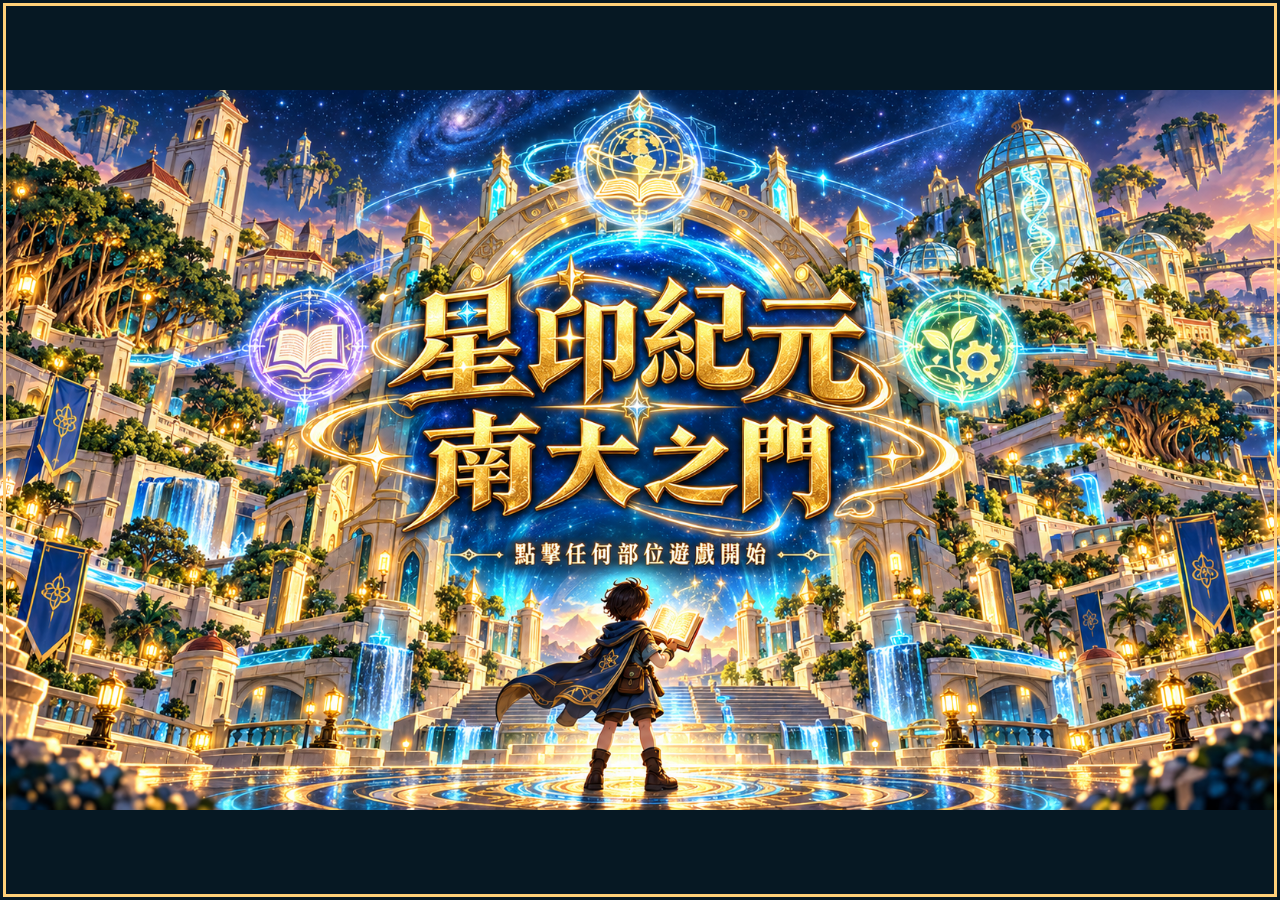
<file: index.html>
<!doctype html><html lang="zh-Hant"><head><meta charset="utf-8"><meta name="viewport" content="width=device-width,initial-scale=1"><title>星印紀元：南大之門</title><meta http-equiv="refresh" content="0;url=./大冒險地圖/index.html"></head><body><p><a href="./大冒險地圖/index.html">進入星印紀元：南大之門</a></p><script>location.replace(new URL("./大冒險地圖/index.html",location.href).href)</script></body></html>
</file>
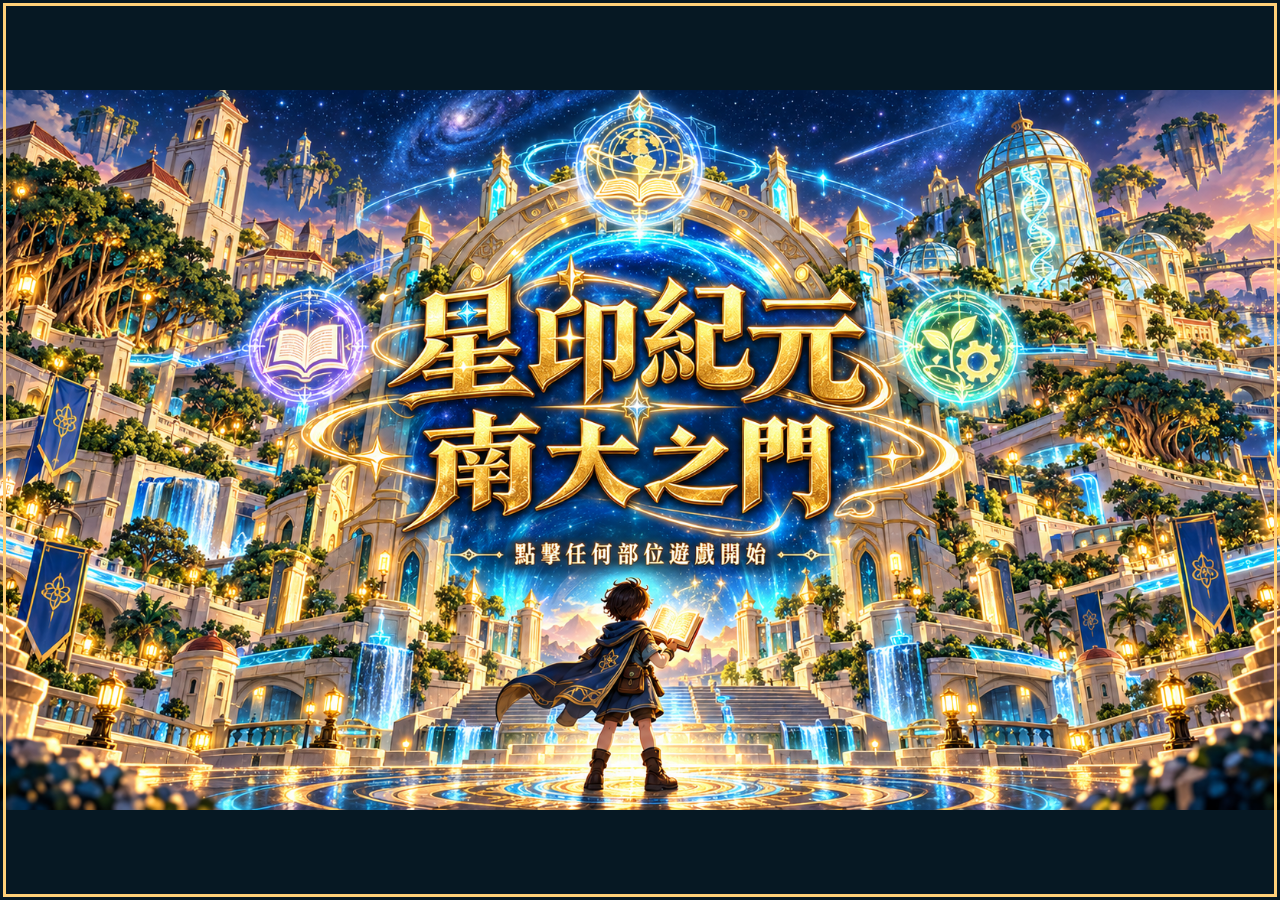
<file: 大冒險地圖/index.html>
<!doctype html>
<html lang="zh-Hant"><head><meta charset="utf-8"><meta name="viewport" content="width=device-width,initial-scale=1"><title>星印紀元：南大之門｜大冒險地圖</title>
<style>
*{box-sizing:border-box}body{margin:0;background:#071e29;color:#e9f6ed;font-family:"Microsoft JhengHei",sans-serif}button{font:inherit;cursor:pointer}button:focus-visible,[role=button]:focus-visible{outline:3px solid #ffd078;outline-offset:4px}header{max-width:1440px;margin:auto;padding:24px 30px 15px;display:flex;align-items:center;justify-content:space-between;gap:20px}h1{margin:0 0 8px;font-size:32px;letter-spacing:.12em}header p{margin:0;color:#b9d7d5;font-size:15px}.info{display:flex;gap:18px;align-items:center;white-space:nowrap}.control{border:1px solid #72b9b4;background:#153d49;color:#eaf8ee;padding:10px 16px;border-radius:10px}.stage{display:grid;place-items:center;padding:0 20px}.map{position:relative;width:min(1400px,100%,calc((100dvh - 195px)*16/9));margin:auto}.map img{display:block;width:100%;max-width:100%;max-height:calc(100dvh - 195px);object-fit:contain;border-radius:18px;box-shadow:0 15px 60px #0006}.hotspot{position:absolute;border:0;border-radius:12px;background:transparent;cursor:pointer;transition:box-shadow .2s,background .2s}.hotspot:hover{background:#a2fff01c;box-shadow:0 0 20px #8affde88,inset 0 0 15px #8affde55}.hotspot.done{box-shadow:0 0 12px #64ffab55}.check{position:absolute;right:-14px;top:-25px;width:34px;height:34px;display:grid;place-items:center;background:#087a48;border:2px solid #c6ffdf;border-radius:50%;color:white;font-weight:900;font-size:24px;box-shadow:0 3px 10px #0006}.legend{margin:18px auto;text-align:center;color:#bbd7d4;font-size:14px;padding:0 20px}dialog{border:1px solid #73bab1;border-radius:22px;background:#102f3b;color:#ecf8ef;max-width:760px;width:calc(100% - 28px);padding:28px;box-shadow:0 25px 100px #0009}dialog::backdrop{background:#00121ddb;backdrop-filter:blur(8px)}.dialogtop{display:flex;justify-content:space-between;align-items:center;gap:16px}h2{margin:0;font-size:28px}.close{padding:8px 14px}.slots{display:grid;grid-template-columns:repeat(3,1fr);gap:14px;margin:24px 0}.slot{min-height:135px;border:2px dashed #64918c;border-radius:14px;display:flex;flex-direction:column;align-items:center;justify-content:center;gap:12px;background:#061f2b;color:#d5eae1}.slot.good{border:2px solid #75dfa2;background:#12553d}.slot.over{outline:3px solid #ffd078}.slot.bad{animation:wrong .4s}.badge{padding:15px 14px;border:2px solid #dcb96e;border-radius:14px;color:#ffe4a3;background:#204c57;font-weight:bold;box-shadow:0 5px 10px #0003;touch-action:none;user-select:none}.badge.selected{outline:3px solid #ffe194}.bag{min-height:100px;display:flex;flex-wrap:wrap;align-items:center;justify-content:center;gap:12px;border-radius:14px;background:#071f2a;padding:20px}.ghost{position:fixed;pointer-events:none;z-index:1000;transform:translate(-50%,-50%);opacity:.9}#message{min-height:42px;line-height:1.6;color:#ffe5aa}#victory{text-align:center;padding:65px 20px}#victory h2{font-size:42px;color:#ffe3a0}#victory p{font-size:22px;margin:30px}#victory button{padding:14px 32px}[hidden]{display:none!important}@keyframes wrong{0%,100%{background:#061f2b}30%,70%{background:#ab343f;transform:translateX(-4px)}50%{transform:translateX(4px)}}@media(max-width:700px){header{padding:18px;align-items:flex-start;flex-direction:column;gap:12px}h1{font-size:26px}header p{font-size:13px}.info{align-self:flex-end;font-size:14px}.map{width:100%}.map img{max-height:none}.stage{padding:0 8px}.slots{gap:7px}.slot{min-height:120px}.badge{padding:13px 7px;font-size:14px}dialog{padding:20px 14px}h2{font-size:23px}.check{width:25px;height:25px;font-size:18px;top:-18px;right:-8px}}

/* 封面以繪圖模型產生的 PNG 顯示；置中完整呈現，點擊整個畫面開始。 */
#cover{position:fixed;inset:0;z-index:2000;width:100%;height:100dvh;display:grid;place-items:center;padding:0;border:0;border-radius:0;background:#061823;cursor:pointer;opacity:1;transition:opacity .65s ease;touch-action:manipulation}
#cover img{display:block;width:100%;height:100%;object-fit:contain;pointer-events:none;user-select:none}
#cover:focus-visible{outline:3px solid #ffd078;outline-offset:-6px}
body:not(.cover-seen){overflow:hidden}
body:not(.cover-seen) #adventureApp{visibility:hidden}
body.cover-seen #cover:not(.exiting){display:none}
#cover.exiting{opacity:0;pointer-events:none}
@media(prefers-reduced-motion:reduce){#cover{transition:none}}
</style><style>.music-panel{display:inline-flex;align-items:center;gap:9px;padding:6px 9px;border:1px solid #6d9998;border-radius:10px;background:#102f3b;color:#ecf8ef;font:13px 'Microsoft JhengHei',sans-serif}.music-panel button{font:inherit;border:0;border-radius:6px;background:#24505d;color:#fff1c8;padding:7px 10px;min-width:90px;cursor:pointer}.music-panel input{width:72px;accent-color:#e4c482;cursor:pointer}.music-panel label{display:flex;align-items:center;gap:6px}.music-panel button:focus-visible,.music-panel input:focus-visible{outline:3px solid #ffd078;outline-offset:2px}.info{flex-wrap:wrap;justify-content:flex-end;white-space:normal}@media(max-width:700px){.music-panel{font-size:12px}.music-panel input{width:62px}}</style></head><body>
<script>try{if(sessionStorage.getItem('adventure_cover_seen')==='true')document.body.classList.add('cover-seen')}catch(e){}</script>
<button id="cover" type="button" aria-label="星印紀元：南大之門。點擊任何部位遊戲開始，或按 Enter、空白鍵。"><img src="cover.png" alt="星印紀元：南大之門，點擊任何部位遊戲開始" fetchpriority="high" draggable="false"></button>
<div id="adventureApp">
<header><div><h1>大冒險地圖</h1><p>完成 3 個關卡，拿到 3 個憑證解開大門</p></div><div class="info"><strong id="count">持有 0 / 3</strong><button class="control" id="reset">🔄 清除進度</button><div class="music-panel" role="group" aria-label="背景音樂控制"><button type="button" id="musicToggle" aria-pressed="false">播放音樂</button><label for="musicVolume">音量 <input id="musicVolume" type="range" min="0" max="100" step="1" value="22" aria-label="背景音樂音量"></label></div></div></header>
<main id="mapScreen"><div class="stage"><div class="map"><img src="map-bg.png" alt="科技校園冒險地圖：語詞光譜館、四學創研所、勇者試煉場與中央終極之門" width="1920" height="1080" id="mapImage">
<div class="hotspot" id="level0" role="button" tabindex="0" style="left:9%;top:25%;width:23%;height:8%" aria-label="能指配對，未完成"></div>
<div class="hotspot" id="level1" role="button" tabindex="0" style="left:64%;top:24.5%;width:24%;height:8%" aria-label="四學填空，未完成"></div>
<div class="hotspot" id="level2" role="button" tabindex="0" style="left:68%;top:76%;width:25%;height:8.5%" aria-label="打怪 RPG，未完成"></div>
<div class="hotspot" id="gate" role="button" tabindex="0" style="left:39%;top:51%;width:22%;height:8%" aria-label="通關大門，隨時可以開啟"></div>
</div></div><p class="legend">點選地圖上的名牌開始挑戰。中央大門隨時開放試放憑證，集齊三印即可解鎖。</p></main>
<section id="victory" hidden><h2>🏆 冒險完成！</h2><p>三印齊聚，知識之門已為你開啟。</p><p>總冒險時長：<strong id="duration"></strong></p><button class="control" id="again">再次冒險</button></section>
<dialog id="door" aria-labelledby="doorTitle"><div class="dialogtop"><h2 id="doorTitle">通關大門</h2><button class="control close" id="close">關閉</button></div><p>將憑證拖入對應凹槽，也可先點憑證，再點凹槽。</p><div class="slots"><button class="slot" data-slot="0"><strong>語詞</strong><span>放入能指之印</span></button><button class="slot" data-slot="1"><strong>造句</strong><span>放入四學之印</span></button><button class="slot" data-slot="2"><strong>勇者</strong><span>放入勇者之印</span></button></div><h3>冒險背包</h3><div class="bag" id="bag"></div><p id="message" role="status" aria-live="polite"></p></dialog>
</div>
<script>
'use strict';
const KEYS=['cert_dynasty','cert_idiom','cert_warrior'],NAMES=['能指之印','四學之印','勇者之印'],GAMES=['能指配對','四學填空','打怪 RPG'],PATHS=['../示範1_能指配對/index.html','../示範2_四學填空/index.html','../示範3_打怪RPG/index.html'];
const $=s=>document.querySelector(s);
const cover=$('#cover'),app=$('#adventureApp');let coverStarted=document.body.classList.contains('cover-seen');app.inert=!coverStarted;
if(coverStarted)cover.hidden=true;else cover.focus({preventScroll:true});
function enterAdventure(){if(coverStarted)return;coverStarted=true;try{sessionStorage.setItem('adventure_cover_seen','true')}catch(e){}cover.classList.add('exiting');document.body.classList.add('cover-seen');app.inert=false;const finishCover=()=>{cover.hidden=true;cover.classList.remove('exiting');$('#level0').focus({preventScroll:true})};if(matchMedia('(prefers-reduced-motion: reduce)').matches)finishCover();else setTimeout(finishCover,700)}
cover.addEventListener('click',enterAdventure);
let storageOK=true;const memory={};function read(k){try{return localStorage.getItem(k)}catch(e){storageOK=false;return memory[k]??null}}function write(k,v){memory[k]=String(v);try{localStorage.setItem(k,String(v))}catch(e){storageOK=false}}
let start=Number(read('adventure_start'));if(!Number.isFinite(start)||start<=0||start>Date.now()){start=Date.now();write('adventure_start',start)}
window.adventureMusicParams=location.search;const params=new URLSearchParams(location.search);if(params.get('run')===String(start))KEYS.forEach(k=>{if(params.get(k)==='1')write(k,'true')});if(location.search)history.replaceState(null,'',location.pathname);
let held=[],placed=new Set(),selected=null,drag=null,suppress=0;
function refresh(){held=KEYS.map(k=>{const v=read(k);return v!==null&&!['','0','false','null','undefined'].includes(v)});$('#count').textContent=`持有 ${held.filter(Boolean).length} / 3`;held.forEach((yes,i)=>{const el=$('#level'+i);el.classList.toggle('done',yes);el.setAttribute('aria-label',`${GAMES[i]}，${yes?'已完成 ✓':'未完成'}`);el.title=el.getAttribute('aria-label');el.querySelector('.check')?.remove();if(yes)el.insertAdjacentHTML('beforeend','<span class="check" aria-hidden="true">✓</span>')})}
function activate(el,fn){el.onclick=fn;el.onkeydown=e=>{if(e.key==='Enter'||e.key===' '){e.preventDefault();fn()}}}PATHS.forEach((p,i)=>activate($('#level'+i),()=>location.href=window.adventureMusicLink(p+'?run='+start)));
function drawBag(){const bag=$('#bag');bag.replaceChildren();held.forEach((yes,i)=>{if(!yes||placed.has(i))return;const b=document.createElement('button');b.className='badge';b.textContent=NAMES[i];b.dataset.cert=i;b.draggable=true;b.setAttribute('aria-pressed',String(selected===i));b.classList.toggle('selected',selected===i);bag.append(b)});if(!bag.childElementCount)bag.textContent=placed.size?'已持有的憑證都已放入凹槽。':'背包還沒有憑證，先去挑戰關卡吧！'}
function openDoor(){refresh();placed=new Set();selected=null;document.querySelectorAll('.slot').forEach((el,i)=>{el.className='slot';el.innerHTML=`<strong>${['語詞','造句','勇者'][i]}</strong><span>放入${NAMES[i]}</span>`});drawBag();$('#message').textContent=storageOK?'可以先試放目前持有的憑證；三印全部對位才會開門。':'瀏覽器停用了儲存功能，請允許本機儲存後重新開啟。';$('#door').showModal()}
activate($('#gate'),openDoor);$('#close').onclick=()=>$('#door').close();
function place(i,j){if(!Number.isInteger(i)||!held[i]||placed.has(i)||placed.has(j))return;const slot=$(`[data-slot="${j}"]`);selected=null;if(i!==j){slot.classList.remove('bad');void slot.offsetWidth;slot.classList.add('bad');$('#message').textContent='凹槽不相符，憑證已退回背包。';drawBag();return}placed.add(i);slot.className='slot good';slot.innerHTML=`<strong>${['語詞','造句','勇者'][j]}</strong><span>${NAMES[i]} ✓</span>`;drawBag();$('#message').textContent=`成功放入${NAMES[i]}！已對位 ${placed.size} / 3。`;if(placed.size===3){$('#door').close();$('#mapScreen').hidden=true;$('#victory').hidden=false;const seconds=Math.max(0,Math.floor((Date.now()-start)/1000));$('#duration').textContent=`${String(Math.floor(seconds/60)).padStart(2,'0')} 分 ${String(seconds%60).padStart(2,'0')} 秒`;$('#again').focus()}}
$('#bag').addEventListener('click',e=>{if(Date.now()<suppress)return;const b=e.target.closest('[data-cert]');if(b){selected=Number(b.dataset.cert);drawBag();$('#message').textContent=`已選${NAMES[selected]}，請點對應凹槽。`}});
document.querySelectorAll('.slot').forEach(slot=>{slot.onclick=()=>{if(selected!==null)place(selected,Number(slot.dataset.slot))};slot.ondragover=e=>{e.preventDefault();e.dataTransfer.dropEffect='move';slot.classList.add('over')};slot.ondragleave=()=>slot.classList.remove('over');slot.ondrop=e=>{e.preventDefault();slot.classList.remove('over');const raw=e.dataTransfer.getData('text/plain');if(raw!=='')place(Number(raw),Number(slot.dataset.slot))}});
$('#bag').addEventListener('dragstart',e=>{const b=e.target.closest('[data-cert]');if(b){e.dataTransfer.setData('text/plain',b.dataset.cert);e.dataTransfer.effectAllowed='move'}});
$('#bag').addEventListener('pointerdown',e=>{if(e.pointerType==='mouse')return;const b=e.target.closest('[data-cert]');if(!b)return;drag={id:e.pointerId,i:Number(b.dataset.cert),x:e.clientX,y:e.clientY,source:b,ghost:null};b.setPointerCapture(e.pointerId)});
document.addEventListener('pointermove',e=>{if(!drag||drag.id!==e.pointerId)return;if(!drag.ghost&&Math.hypot(e.clientX-drag.x,e.clientY-drag.y)>7){drag.ghost=drag.source.cloneNode(true);drag.ghost.classList.add('ghost');drag.ghost.removeAttribute('data-cert');document.body.append(drag.ghost)}if(drag.ghost){e.preventDefault();drag.ghost.style.left=e.clientX+'px';drag.ghost.style.top=e.clientY+'px';document.querySelectorAll('.slot').forEach(s=>s.classList.remove('over'));document.elementFromPoint(e.clientX,e.clientY)?.closest('.slot')?.classList.add('over')}},{passive:false});
function cleanDrag(){drag?.ghost?.remove();drag=null;document.querySelectorAll('.slot').forEach(s=>s.classList.remove('over'))}document.addEventListener('pointerup',e=>{if(!drag||drag.id!==e.pointerId)return;const d=drag,target=document.elementFromPoint(e.clientX,e.clientY)?.closest('.slot');cleanDrag();if(d.ghost){suppress=Date.now()+500;if(target)place(d.i,Number(target.dataset.slot))}});document.addEventListener('pointercancel',cleanDrag);$('#door').addEventListener('close',cleanDrag);window.addEventListener('blur',cleanDrag);
function reset(){window.adventureMusicReset=true;document.getElementById('adventureMusic').pause();try{localStorage.clear()}catch(e){}try{sessionStorage.clear()}catch(e){}Object.keys(memory).forEach(k=>delete memory[k]);location.replace(location.pathname)}$('#reset').onclick=()=>{if(confirm('清除憑證與冒險計時，重新開始？'))reset()};$('#again').onclick=reset;window.addEventListener('pageshow',refresh);window.addEventListener('storage',refresh);refresh();
</script><audio id="adventureMusic" src="audio/stellar-journey.wav" loop preload="auto" aria-label="星印航行，原創科技冒險配樂"></audio>
<script>
(()=>{'use strict';const audio=document.getElementById('adventureMusic'),toggle=document.getElementById('musicToggle'),slider=document.getElementById('musicVolume');const query=new URLSearchParams(window.adventureMusicParams||location.search),storeKey='stellar_music_preferences';let pref={enabled:true,volume:.22,time:0};try{Object.assign(pref,JSON.parse(sessionStorage.getItem(storeKey)||'{}'))}catch(e){}if(query.has('bgmMuted'))pref.enabled=query.get('bgmMuted')!=='1';if(query.has('bgmVolume'))pref.volume=Number(query.get('bgmVolume'));if(query.has('bgmTime'))pref.time=Number(query.get('bgmTime'));pref.volume=Number.isFinite(pref.volume)?Math.max(0,Math.min(1,pref.volume)):.22;pref.time=Number.isFinite(pref.time)?Math.max(0,pref.time):0;audio.volume=pref.volume;slider.value=Math.round(pref.volume*100);let requesting=false;
function save(){if(window.adventureMusicReset)return;try{sessionStorage.setItem(storeKey,JSON.stringify({enabled:pref.enabled,volume:audio.volume,time:audio.currentTime||pref.time}))}catch(e){}}
function update(){toggle.textContent=!pref.enabled?'音樂：關閉':audio.paused?'播放音樂':'音樂：開啟';toggle.setAttribute('aria-pressed',String(pref.enabled&&!audio.paused));slider.setAttribute('aria-valuetext',Math.round(audio.volume*100)+'%')}
async function play(){if(!pref.enabled||document.hidden||requesting)return;requesting=true;try{await audio.play()}catch(e){/* 瀏覽器需使用者點擊後才能播放，保留播放按鈕供操作。 */}finally{requesting=false;update()}}
toggle.addEventListener('click',()=>{if(pref.enabled&&!audio.paused){pref.enabled=false;audio.pause()}else{pref.enabled=true;play()}save();update()});slider.addEventListener('input',()=>{audio.volume=Number(slider.value)/100;save();update();if(pref.enabled&&audio.volume>0)play()});
audio.addEventListener('loadedmetadata',()=>{if(audio.duration>0)audio.currentTime=pref.time%audio.duration;if(!document.getElementById('cover')||document.body.classList.contains('cover-seen'))play()});audio.addEventListener('play',update);audio.addEventListener('pause',update);audio.addEventListener('error',()=>{toggle.textContent='音樂載入失敗';toggle.title='請確認 audio/stellar-journey.wav 與遊戲資料夾一起保留。'});
window.adventureMusicLink=function(href){const u=new URL(href,location.href);u.searchParams.set('bgmMuted',pref.enabled?'0':'1');u.searchParams.set('bgmVolume',audio.volume.toFixed(2));u.searchParams.set('bgmTime',(audio.currentTime||pref.time).toFixed(2));save();return u.href};
document.addEventListener('click',e=>{const back=e.target.closest('#adventureMapReturn');if(back)back.href=window.adventureMusicLink(back.href);if(!e.target.closest('.music-panel'))play()},true);
// 大地圖會先移除憑證查詢字串，原始音樂參數由頁首暫存讀回。
window.addEventListener('pagehide',()=>{if(!window.adventureMusicReset)save();audio.pause()});document.addEventListener('visibilitychange',()=>{if(document.hidden){save();audio.pause()}else if(!document.getElementById('cover')||document.body.classList.contains('cover-seen'))play()});update();
})();
</script></body></html>
</file>
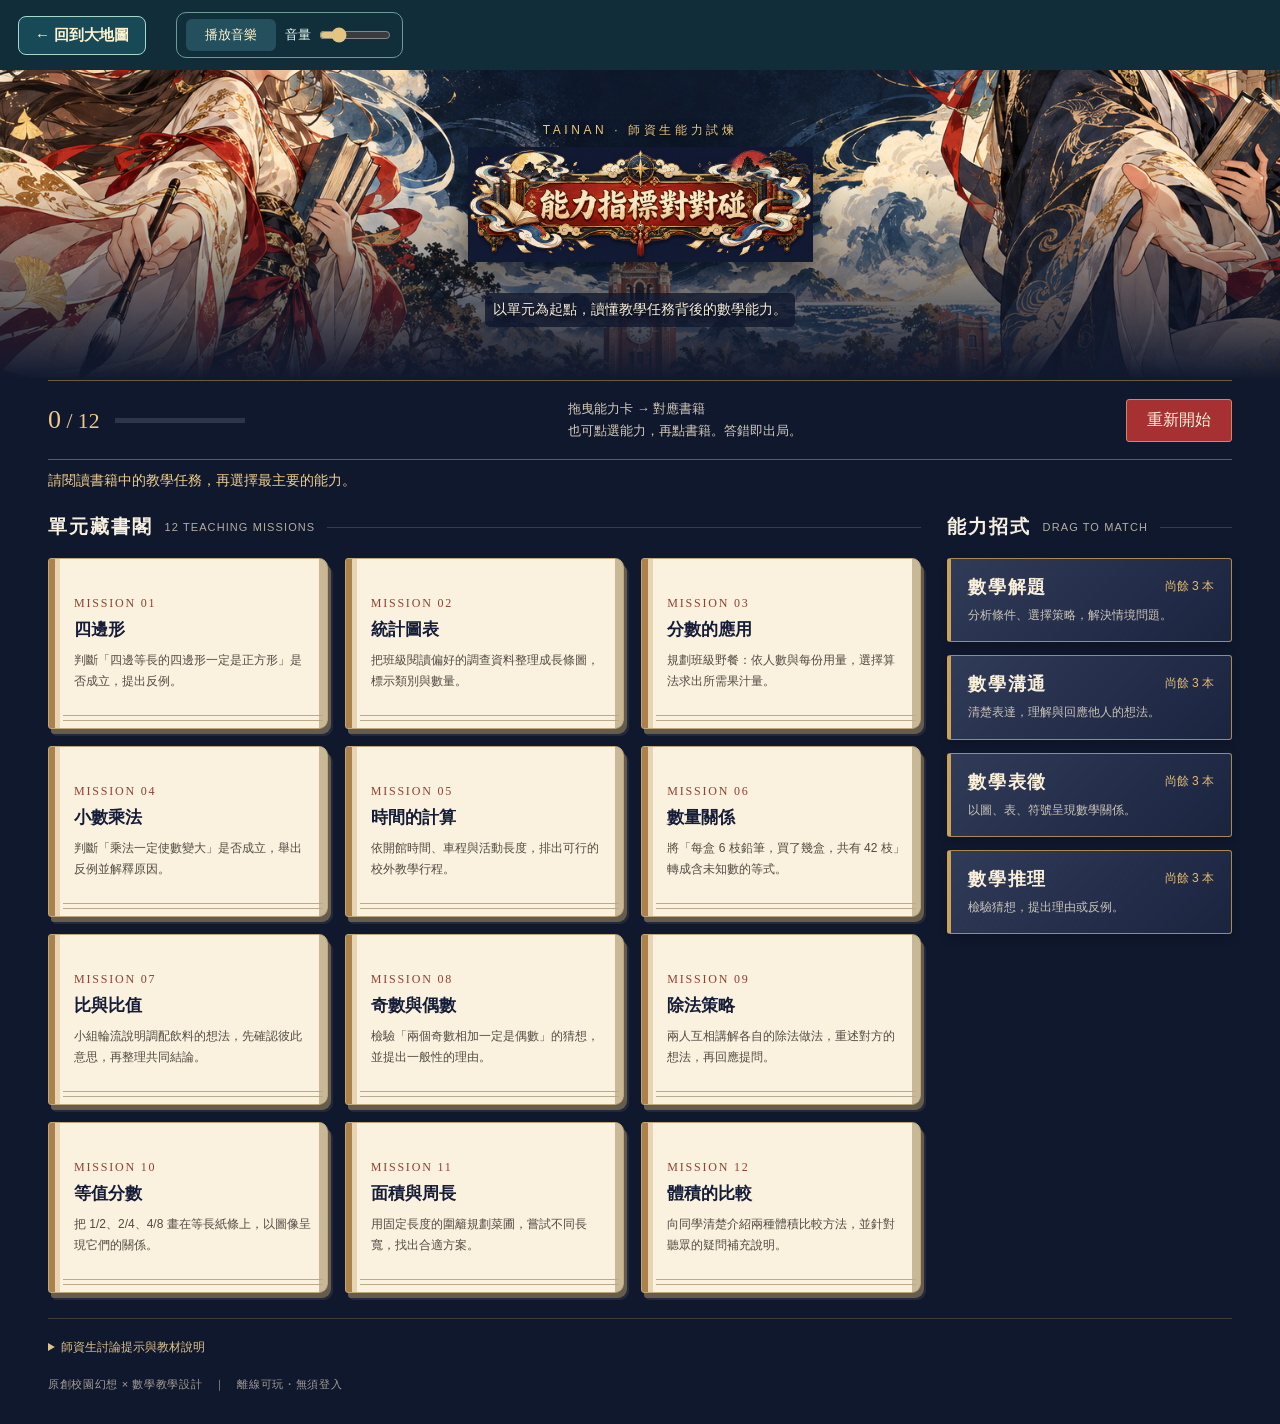
<file: 示範1_能指配對/index.html>
<!doctype html>
<html lang="zh-Hant"><head><meta charset="utf-8"><meta name="viewport" content="width=device-width,initial-scale=1"><title>能力指標對對碰｜師資生試煉</title>
<style>
:root{--ink:#141c38;--red:#a63032;--gold:#caa35b;--paper:#f7efdf}*{box-sizing:border-box}body{margin:0;background:#10182e;color:var(--paper);font-family:"Microsoft JhengHei",sans-serif}button{font:inherit;cursor:pointer}button:focus-visible,summary:focus-visible{outline:3px solid #f5bd59;outline-offset:4px}.hero{position:relative;min-height:310px;display:grid;place-items:center;text-align:center;background:linear-gradient(0deg,#10182e,transparent 65%),url('assets/images/campus.png') center 45%/cover}.hero-inner{padding:28px 20px 16px;position:relative;width:min(750px,90%)}.eyebrow{letter-spacing:.3em;font-size:12px;color:#f1cb82;text-shadow:0 2px 6px #000}.title-art{width:min(570px,100%);height:115px;object-fit:contain;filter:drop-shadow(0 8px 15px #0008)}h1{font-size:36px;margin:8px 0}.hero p{font-size:14px;text-shadow:0 2px 5px #000;background:#10182ec9;padding:8px;border-radius:5px;display:inline-block}.wrap{max-width:1240px;margin:auto;padding:0 28px 32px}.toolbar{display:flex;align-items:center;justify-content:space-between;gap:18px;border-top:1px solid #bc975a88;border-bottom:1px solid #bc975a88;padding:17px 0}.progress{display:flex;align-items:center;gap:15px}.count{white-space:nowrap;font-size:26px;color:#efc985;font-family:Georgia,serif}.track{width:130px;height:5px;background:#ffffff20}.track span{display:block;height:100%;background:#edc477;transition:width .3s}.restart{background:var(--red);color:#fff4dc;border:1px solid #d38662;padding:10px 20px;border-radius:3px}.hint{font-size:13px;color:#d3c8b6;line-height:1.7}#status{min-height:40px;padding:12px 0 5px;color:#f1cd87;font-size:14px}.board{display:grid;grid-template-columns:minmax(0,1fr) 285px;gap:26px}.section-title{display:flex;align-items:center;gap:12px;margin:14px 0 18px}.section-title b{font-size:19px;letter-spacing:.1em}.section-title small{font-size:11px;color:#b6ac9d;letter-spacing:.1em}.section-title:after{content:"";height:1px;background:#b69b6544;flex:1}.books{display:grid;grid-template-columns:repeat(3,minmax(0,1fr));gap:17px}.book{position:relative;min-height:171px;text-align:left;color:var(--ink);border:1px solid #bfa77a;border-radius:3px 9px 9px 3px;padding:17px 15px 20px 25px;background:linear-gradient(90deg,#ad824a 0 6px,#e6d5b4 6px 11px,#faf1df 11px 97%,#c8b895 97%);box-shadow:3px 5px 0 #665c4b,5px 7px 0 #24283b;transition:transform .15s,box-shadow .15s}.book:after{content:"";position:absolute;bottom:7px;left:14px;right:4px;height:4px;border-top:1px solid #baaa8a;border-bottom:1px solid #baaa8a}.book:hover:not(:disabled),.book.over{transform:translateY(-4px);box-shadow:0 0 0 3px var(--gold),4px 8px 0 #24283b}.book .num{font-family:Georgia,serif;font-size:12px;letter-spacing:.15em;color:#8f422f}.book h3{font-size:17px;margin:7px 0 9px}.book p{font-size:12px;line-height:1.7;margin:0;color:#514b43}.book.matched{background:linear-gradient(90deg,#7c754e 0 8px,#e6ead8 8px 97%,#b3bda3 97%);cursor:default}.stamp{position:absolute;right:8px;top:10px;color:#a32d30;border:3px double #a32d30;padding:3px 7px;transform:rotate(-16deg);font-size:22px;font-weight:900;animation:stamp .3s ease-out}.matched-label{display:block;font-size:11px;color:#35614e;margin-top:7px;font-weight:bold}.abilities{display:grid;gap:13px;position:sticky;top:16px}.ability{touch-action:none;user-select:none;text-align:left;position:relative;color:#faefd8;padding:16px 17px;background:linear-gradient(135deg,#303b58,#1b243f);border:1px solid #aa8a52;border-left:4px solid var(--gold);border-radius:3px;box-shadow:0 4px 10px #0003}.ability strong{font-size:18px;display:block;letter-spacing:.1em}.ability small{display:block;color:#ccc5b8;font-size:12px;line-height:1.6;margin-top:7px}.ability .remaining{float:right;color:#e7bd73;font-size:12px;margin-top:3px}.ability.selected{outline:3px solid #efc575;background:#4a3a3e}.ability:disabled{opacity:.4;cursor:default}.drag-ghost{position:fixed;z-index:100;pointer-events:none;padding:14px 20px;background:#a63032;color:#fff3dc;border:2px solid #ebc779;border-radius:4px;box-shadow:0 10px 25px #0008;transform:translate(-50%,-50%) rotate(-4deg)}details{margin-top:25px;border-top:1px solid #ad915250;padding-top:17px;font-size:12px;color:#c6bdad;line-height:1.9}summary{cursor:pointer;color:#e0c28a}footer{font-size:11px;color:#a49e94;margin-top:18px;letter-spacing:.06em}dialog{color:var(--ink);border:2px solid var(--gold);border-radius:8px;max-width:520px;width:calc(100% - 32px);padding:34px;background:#f7efdf;text-align:center;box-shadow:0 15px 80px #000a}dialog::backdrop{background:#080e20d9;backdrop-filter:blur(6px)}dialog h2{font-size:30px;margin:12px 0;color:#942d32}dialog p{line-height:1.9;font-size:15px}.result-mark{font-family:Georgia,serif;letter-spacing:.16em;color:#a77730;font-size:18px}.result-art{height:110px;width:100%;object-fit:cover;object-position:center 43%;border-radius:3px}.shake{animation:shake .3s}@keyframes stamp{from{transform:scale(2) rotate(-30deg);opacity:0}to{transform:scale(1) rotate(-16deg);opacity:1}}@keyframes shake{25%,75%{transform:translateX(-7px)}50%{transform:translateX(7px)}}@media(min-width:1500px){.hero{min-height:360px}}@media(max-width:850px){.wrap{padding:0 17px 25px}.board{grid-template-columns:1fr 235px;gap:17px}.books{grid-template-columns:repeat(2,minmax(0,1fr))}.hero{min-height:270px}}@media(max-width:600px){.hero{min-height:235px;background-position:center}.hero-inner{width:96%;padding-top:22px}.title-art{height:90px}.hero p{font-size:12px}.toolbar{gap:8px}.hint{font-size:11px}.track{width:62px}.count{font-size:21px}.restart{padding:9px 11px;font-size:12px}.board{display:flex;flex-direction:column-reverse;gap:5px}.ability-panel{position:sticky;top:0;z-index:4;background:#10182ef5;padding:1px 0 12px;box-shadow:0 7px 15px #10182e}.abilities{grid-template-columns:1fr 1fr;gap:8px}.ability{padding:10px;border-left-width:3px}.ability strong{font-size:14px}.ability small{font-size:10px;margin-top:3px}.ability .remaining{font-size:10px}.section-title{margin:11px 0}.section-title b{font-size:16px}.books{gap:13px}.book{padding:14px 11px 18px 20px;min-height:178px}.book h3{font-size:15px}.book p{font-size:12px}.stamp{font-size:18px}.section-title small{font-size:9px}#status{font-size:12px}}
</style><style>.music-panel{display:inline-flex;align-items:center;gap:9px;padding:6px 9px;border:1px solid #6d9998;border-radius:10px;background:#102f3b;color:#ecf8ef;font:13px 'Microsoft JhengHei',sans-serif}.music-panel button{font:inherit;border:0;border-radius:6px;background:#24505d;color:#fff1c8;padding:7px 10px;min-width:90px;cursor:pointer}.music-panel input{width:72px;accent-color:#e4c482;cursor:pointer}.music-panel label{display:flex;align-items:center;gap:6px}.music-panel button:focus-visible,.music-panel input:focus-visible{outline:3px solid #ffd078;outline-offset:2px}.info{flex-wrap:wrap;justify-content:flex-end;white-space:normal}@media(max-width:700px){.music-panel{font-size:12px}.music-panel input{width:62px}}</style></head><body><nav aria-label="冒險地圖導覽" style="position:relative;z-index:10;padding:12px 18px;background:#102d39;display:flex;align-items:center;gap:15px;flex-wrap:wrap"><a id="adventureMapReturn" href="../大冒險地圖/index.html" style="display:inline-block;padding:9px 16px;border:1px solid #a7d8ca;border-radius:8px;background:#174956;color:#fff4cf;text-decoration:none;font:700 15px 'Microsoft JhengHei',sans-serif">← 回到大地圖</a><span id="adventureAward" role="status" style="color:#c1f2d4;font:14px 'Microsoft JhengHei',sans-serif"></span><div class="music-panel" role="group" aria-label="背景音樂控制"><button type="button" id="musicToggle" aria-pressed="false">播放音樂</button><label for="musicVolume">音量 <input id="musicVolume" type="range" min="0" max="100" step="1" value="22" aria-label="背景音樂音量"></label></div></nav>
<header class="hero"><div class="hero-inner"><div class="eyebrow">TAINAN · 師資生能力試煉</div><h1><img class="title-art" src="assets/images/title.png" alt="能力指標對對碰"></h1><p>以單元為起點，讀懂教學任務背後的數學能力。</p></div></header>
<main class="wrap"><div class="toolbar"><div class="progress"><span class="count"><span id="score">0</span><small> / 12</small></span><div class="track" aria-hidden="true"><span id="bar" style="width:0"></span></div></div><span class="hint">拖曳能力卡 → 對應書籍<br>也可點選能力，再點書籍。答錯即出局。</span><button class="restart" id="restart">重新開始</button></div>
<div id="status" role="status" aria-live="polite">請閱讀書籍中的教學任務，再選擇最主要的能力。</div>
<div class="board"><section><div class="section-title"><b>單元藏書閣</b><small>12 TEACHING MISSIONS</small></div><div id="books" class="books"></div></section><aside class="ability-panel"><div class="section-title"><b>能力招式</b><small>DRAG TO MATCH</small></div><div id="abilities" class="abilities"></div></aside></div>
<details><summary>師資生討論提示與教材說明</summary><p>本遊戲以「解題、推理、表徵、溝通」作為自訂教學能力分類，並非正式課綱條目或代碼。每類各有 3 個單元任務；配對依據是任務所強調的主要表現，並非認定一個單元只能培養一種能力。題材取自國小數學常見內容，供師資生分析教學使用。</p><p>討論：若把任務要求改成「請說明理由」，主要能力會改變嗎？如何蒐集學生實際展現能力的證據？校園與六朝服飾為藝術化想像，非歷史或建築考據圖。</p></details><footer>原創校園幻想 × 數學教學設計　｜　離線可玩・無須登入</footer></main>
<dialog id="result" aria-labelledby="resultTitle"><img class="result-art" src="assets/images/campus.png" alt="原創六朝風學者與臺南校園幻想插圖"><div class="result-mark" id="resultMark"></div><h2 id="resultTitle"></h2><p id="resultText"></p><button class="restart" id="again">重新挑戰</button></dialog>
<script>
'use strict';
const abilities=[{id:'solve',name:'數學解題',desc:'分析條件、選擇策略，解決情境問題。'},{id:'reason',name:'數學推理',desc:'檢驗猜想，提出理由或反例。'},{id:'represent',name:'數學表徵',desc:'以圖、表、符號呈現數學關係。'},{id:'communicate',name:'數學溝通',desc:'清楚表達，理解與回應他人的想法。'}];
const units=[
{title:'分數的應用',task:'規劃班級野餐：依人數與每份用量，選擇算法求出所需果汁量。',answer:'solve',why:'重點是根據情境條件選擇策略，求得所需用量。'},
{title:'面積與周長',task:'用固定長度的圍籬規劃菜圃，嘗試不同長寬，找出合適方案。',answer:'solve',why:'重點是利用已知條件，嘗試並選擇可行方案。'},
{title:'時間的計算',task:'依開館時間、車程與活動長度，排出可行的校外教學行程。',answer:'solve',why:'重點是整合時間限制，解決實際安排問題。'},
{title:'奇數與偶數',task:'檢驗「兩個奇數相加一定是偶數」的猜想，並提出一般性的理由。',answer:'reason',why:'重點是檢驗猜想並說明為何對所有奇數都成立。'},
{title:'四邊形',task:'判斷「四邊等長的四邊形一定是正方形」是否成立，提出反例。',answer:'reason',why:'重點是透過反例檢驗命題；非直角的菱形即可作為反例。'},
{title:'小數乘法',task:'判斷「乘法一定使數變大」是否成立，舉出反例並解釋原因。',answer:'reason',why:'重點是反例與理由，例如正數乘以 0.5 會變小。'},
{title:'等值分數',task:'把 1/2、2/4、4/8 畫在等長紙條上，以圖像呈現它們的關係。',answer:'represent',why:'重點是將分數符號轉成圖像，呈現相等關係。'},
{title:'統計圖表',task:'把班級閱讀偏好的調查資料整理成長條圖，標示類別與數量。',answer:'represent',why:'重點是將資料轉換為可讀的圖表。'},
{title:'數量關係',task:'將「每盒 6 枝鉛筆，買了幾盒，共有 42 枝」轉成含未知數的等式。',answer:'represent',why:'重點是把文字中的數量關係轉換為數學符號。'},
{title:'除法策略',task:'兩人互相講解各自的除法做法，重述對方的想法，再回應提問。',answer:'communicate',why:'重點是表達、傾聽、重述與回應數學想法。'},
{title:'體積的比較',task:'向同學清楚介紹兩種體積比較方法，並針對聽眾的疑問補充說明。',answer:'communicate',why:'重點是有組織地說明方法並回應聽眾。'},
{title:'比與比值',task:'小組輪流說明調配飲料的想法，先確認彼此意思，再整理共同結論。',answer:'communicate',why:'重點是透過對話理解彼此並整理共同想法。'}
];
const $=s=>document.querySelector(s);let matched=new Set(),selected=null,ended=false,drag=null;const shuffle=a=>{a=[...a];for(let i=a.length-1;i>0;i--){const j=Math.floor(Math.random()*(i+1));[a[i],a[j]]=[a[j],a[i]]}return a};
function status(t){$('#status').textContent=t}
function reset(){cleanupDrag();matched=new Set();selected=null;ended=false;$('#result').close();$('#books').innerHTML='';shuffle(units.map((u,i)=>({...u,index:i}))).forEach((u,n)=>{let b=document.createElement('button');b.className='book';b.dataset.index=u.index;b.innerHTML=`<span class="num">MISSION ${String(n+1).padStart(2,'0')}</span><h3>${u.title}</h3><p>${u.task}</p>`;b.addEventListener('click',()=>{if(selected)attempt(selected,u.index);else status('請先選擇右側能力卡，再點選這本書。')});$('#books').append(b)});$('#abilities').innerHTML='';shuffle(abilities).forEach(a=>{let b=document.createElement('button');b.className='ability';b.dataset.ability=a.id;b.innerHTML=`<span class="remaining">尚餘 3 本</span><strong>${a.name}</strong><small>${a.desc}</small>`;b.addEventListener('click',()=>{if(b.dataset.suppressClick){delete b.dataset.suppressClick;return}select(a.id)});b.addEventListener('pointerdown',e=>startDrag(e,a.id));$('#abilities').append(b)});update();status('請閱讀書籍中的教學任務，再選擇最主要的能力。')}
function select(id){if(ended)return;selected=id;document.querySelectorAll('.ability').forEach(b=>{b.classList.toggle('selected',b.dataset.ability===id);b.setAttribute('aria-pressed',String(b.dataset.ability===id))});status(`已選擇「${abilities.find(a=>a.id===id).name}」，請拖到或點選對應書籍。`)}
function update(){$('#score').textContent=matched.size;$('#bar').style.width=`${matched.size/12*100}%`;document.querySelectorAll('.ability').forEach(b=>{let remain=units.filter((u,i)=>u.answer===b.dataset.ability&&!matched.has(i)).length;b.querySelector('.remaining').textContent=`尚餘 ${remain} 本`;b.disabled=ended||remain===0});document.querySelectorAll('.book').forEach(b=>b.disabled=ended||matched.has(Number(b.dataset.index)))}
function attempt(id,index){if(ended||matched.has(index))return;let u=units[index],b=document.querySelector(`[data-index="${index}"]`);if(u.answer===id){matched.add(index);b.classList.add('matched');b.insertAdjacentHTML('beforeend',`<span class="stamp">good</span><span class="matched-label">${abilities.find(a=>a.id===id).name} · 已鎖定</span>`);status(`配對成功！${u.why}`);if(!units.some((u,i)=>u.answer===id&&!matched.has(i))){selected=null;document.querySelectorAll('.ability').forEach(b=>b.classList.remove('selected'))}if(matched.size===12){ended=true;finish(true)}update()}else{ended=true;b.classList.add('shake');update();status('配對錯誤，本局出局。');finish(false,`「${u.title}」本題主要對應「${abilities.find(a=>a.id===u.answer).name}」。${u.why}`)}}
function finish(win,explanation=''){update();$('#resultMark').textContent=win?'ALL MISSIONS COMPLETE':'TRY AGAIN';$('#resultTitle').textContent=win?'全數配對，試煉過關！':'本局出局，再練一招';$('#resultText').textContent=win?'12 本單元書籍已全部解鎖。帶著任務中的證據，和同伴討論各種能力如何在課堂中交織。':`${explanation} 本局完成 ${matched.size} / 12 本，重新挑戰會重新洗牌。`;$('#result').showModal();$('#again').focus()}
function startDrag(e,id){if(e.button!==0||ended||e.currentTarget.disabled)return;cleanupDrag();select(id);drag={id,pointer:e.pointerId,x:e.clientX,y:e.clientY,started:false,source:e.currentTarget};e.currentTarget.setPointerCapture(e.pointerId)}
function cleanupDrag(){document.querySelector('.drag-ghost')?.remove();document.querySelectorAll('.over').forEach(b=>b.classList.remove('over'));drag=null}
document.addEventListener('pointermove',e=>{if(!drag||e.pointerId!==drag.pointer)return;if(!drag.started&&Math.hypot(e.clientX-drag.x,e.clientY-drag.y)>7){drag.started=true;let g=document.createElement('div');g.className='drag-ghost';g.textContent=abilities.find(a=>a.id===drag.id).name;document.body.append(g)}if(drag.started){e.preventDefault();let g=document.querySelector('.drag-ghost');g.style.left=e.clientX+'px';g.style.top=e.clientY+'px';document.querySelectorAll('.over').forEach(b=>b.classList.remove('over'));document.elementFromPoint(e.clientX,e.clientY)?.closest('.book:not(:disabled)')?.classList.add('over');if(e.clientY>innerHeight-65)window.scrollBy(0,12);if(e.clientY<65)window.scrollBy(0,-12)}},{passive:false});
document.addEventListener('pointerup',e=>{if(!drag||e.pointerId!==drag.pointer)return;const d=drag;if(d.started){d.source.dataset.suppressClick='1';setTimeout(()=>delete d.source.dataset.suppressClick,0)}const target=document.elementFromPoint(e.clientX,e.clientY)?.closest('.book');cleanupDrag();if(d.started&&target){e.preventDefault();attempt(d.id,Number(target.dataset.index))}});document.addEventListener('pointercancel',cleanupDrag);window.addEventListener('blur',cleanupDrag);$('#result').addEventListener('cancel',e=>{e.preventDefault()});$('#restart').addEventListener('click',reset);$('#again').addEventListener('click',reset);reset();
</script>
<!-- 大冒險地圖銜接：保留原遊戲程式，通關後另存憑證。 -->
<script>
(()=>{const key='cert_dynasty',name='能指之印',link=document.getElementById('adventureMapReturn');const run=new URLSearchParams(location.search).get('run');let earned=false;try{earned=!!run&&localStorage.getItem(key+'_run')===run&&localStorage.getItem(key)==='true'}catch(e){}function updateLink(){const p=new URLSearchParams();if(run)p.set('run',run);if(earned)p.set(key,'1');link.href='../大冒險地圖/index.html'+(p.size?'?'+p:'');if(earned)document.getElementById('adventureAward').textContent='已取得'+name+' ✓，返回地圖即可查看。'}function award(){earned=true;try{localStorage.setItem(key,'true');if(run)localStorage.setItem(key+'_run',run)}catch(e){}updateLink()}updateLink();const originalFinish=finish;finish=function(win,...args){originalFinish(win,...args);if(win)award()};})();
</script>
<audio id="adventureMusic" src="../大冒險地圖/audio/stellar-journey.wav" loop preload="auto" aria-label="星印航行，原創科技冒險配樂"></audio>
<script>
(()=>{'use strict';const audio=document.getElementById('adventureMusic'),toggle=document.getElementById('musicToggle'),slider=document.getElementById('musicVolume');const query=new URLSearchParams(location.search),storeKey='stellar_music_preferences';let pref={enabled:true,volume:.22,time:0};try{Object.assign(pref,JSON.parse(sessionStorage.getItem(storeKey)||'{}'))}catch(e){}if(query.has('bgmMuted'))pref.enabled=query.get('bgmMuted')!=='1';if(query.has('bgmVolume'))pref.volume=Number(query.get('bgmVolume'));if(query.has('bgmTime'))pref.time=Number(query.get('bgmTime'));pref.volume=Number.isFinite(pref.volume)?Math.max(0,Math.min(1,pref.volume)):.22;pref.time=Number.isFinite(pref.time)?Math.max(0,pref.time):0;audio.volume=pref.volume;slider.value=Math.round(pref.volume*100);let requesting=false;
function save(){if(window.adventureMusicReset)return;try{sessionStorage.setItem(storeKey,JSON.stringify({enabled:pref.enabled,volume:audio.volume,time:audio.currentTime||pref.time}))}catch(e){}}
function update(){toggle.textContent=!pref.enabled?'音樂：關閉':audio.paused?'播放音樂':'音樂：開啟';toggle.setAttribute('aria-pressed',String(pref.enabled&&!audio.paused));slider.setAttribute('aria-valuetext',Math.round(audio.volume*100)+'%')}
async function play(){if(!pref.enabled||document.hidden||requesting)return;requesting=true;try{await audio.play()}catch(e){/* 瀏覽器需使用者點擊後才能播放，保留播放按鈕供操作。 */}finally{requesting=false;update()}}
toggle.addEventListener('click',()=>{if(pref.enabled&&!audio.paused){pref.enabled=false;audio.pause()}else{pref.enabled=true;play()}save();update()});slider.addEventListener('input',()=>{audio.volume=Number(slider.value)/100;save();update();if(pref.enabled&&audio.volume>0)play()});
audio.addEventListener('loadedmetadata',()=>{if(audio.duration>0)audio.currentTime=pref.time%audio.duration;if(!document.getElementById('cover')||document.body.classList.contains('cover-seen'))play()});audio.addEventListener('play',update);audio.addEventListener('pause',update);audio.addEventListener('error',()=>{toggle.textContent='音樂載入失敗';toggle.title='請確認 audio/stellar-journey.wav 與遊戲資料夾一起保留。'});
window.adventureMusicLink=function(href){const u=new URL(href,location.href);u.searchParams.set('bgmMuted',pref.enabled?'0':'1');u.searchParams.set('bgmVolume',audio.volume.toFixed(2));u.searchParams.set('bgmTime',(audio.currentTime||pref.time).toFixed(2));save();return u.href};
document.addEventListener('click',e=>{const back=e.target.closest('#adventureMapReturn');if(back)back.href=window.adventureMusicLink(back.href);if(!e.target.closest('.music-panel'))play()},true);
// 大地圖會先移除憑證查詢字串，原始音樂參數由頁首暫存讀回。
window.addEventListener('pagehide',()=>{if(!window.adventureMusicReset)save();audio.pause()});document.addEventListener('visibilitychange',()=>{if(document.hidden){save();audio.pause()}else if(!document.getElementById('cover')||document.body.classList.contains('cover-seen'))play()});update();
})();
</script></body></html>
</file>
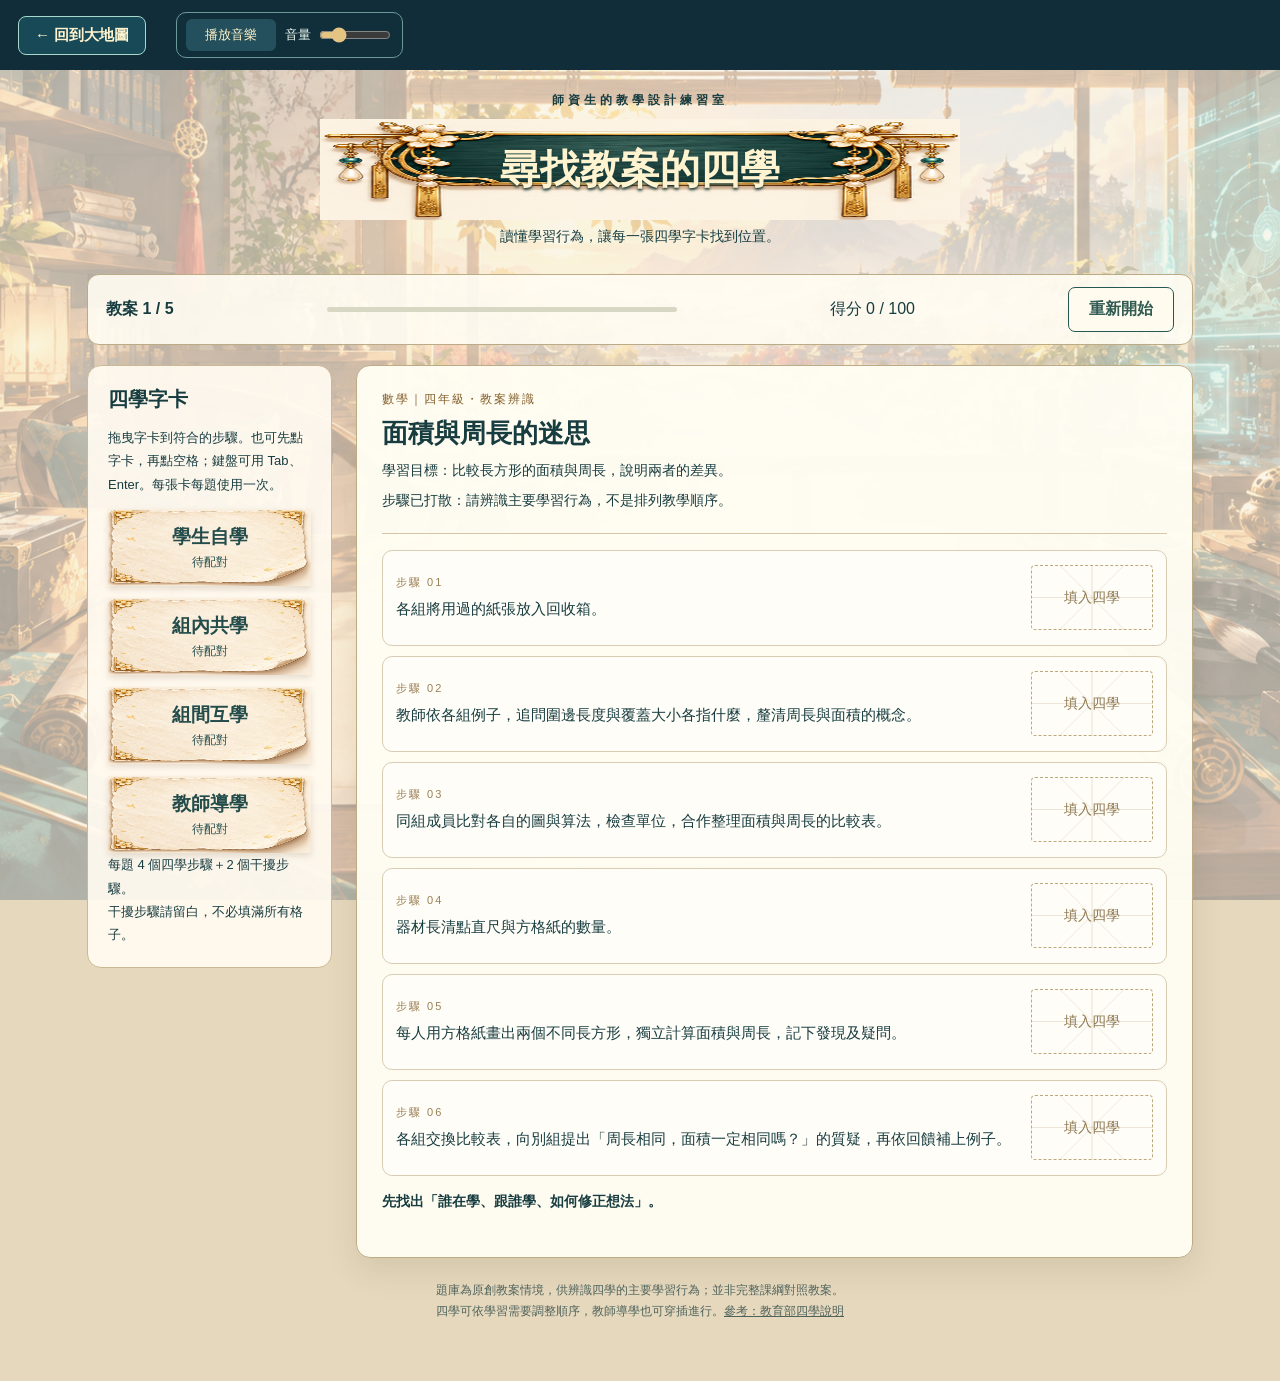
<file: 示範2_四學填空/index.html>
<!doctype html>
<html lang="zh-Hant"><head><meta charset="utf-8"><meta name="viewport" content="width=device-width,initial-scale=1"><title>尋找教案的四學</title>
<style>
:root{--ink:#183d40;--red:#a53d32;--gold:#b58942}*{box-sizing:border-box}body{margin:0;color:var(--ink);font-family:"Microsoft JhengHei",sans-serif;background:#e6d8bd url('assets/images/study.png') center/cover fixed;min-height:100vh}body:before{content:"";position:fixed;inset:0;background:#faf4e5ad;z-index:-1}button{font:inherit;cursor:pointer}button:focus-visible,a:focus-visible{outline:3px solid #d65c36;outline-offset:4px}header{text-align:center;padding:22px 16px 10px}.eyebrow{font-size:12px;letter-spacing:4px;font-weight:bold}h1{margin:10px auto 8px;padding:23px 12px;max-width:640px;color:#fff3d0;font-family:serif;font-size:clamp(25px,5vw,40px);background:url('assets/images/title.png') center/100% 100% no-repeat;text-shadow:0 2px 3px #163c3c}header p{margin:8px;font-size:14px}main{max-width:1150px;margin:auto;padding:10px 22px 36px}.topbar{display:flex;align-items:center;gap:14px;justify-content:space-between;background:#fffcf2e8;border:1px solid #bcab87;border-radius:12px;padding:12px 18px}.meter{height:5px;background:#d7d7c4;flex:1;max-width:350px;border-radius:5px}.meter i{display:block;height:100%;background:#397b75;transition:width .4s}.layout{display:grid;grid-template-columns:245px 1fr;gap:24px;margin-top:20px}aside{align-self:start;position:sticky;top:14px;background:#fffaf0ee;border:1px solid #cbb995;border-radius:14px;padding:20px}h2{font-size:20px;margin:0 0 12px}aside p,.note{font-size:13px;line-height:1.8}.bank{display:grid;gap:12px}.card{position:relative;touch-action:none;user-select:none;border:0;background:transparent url('assets/images/card.png') center/100% 100%;min-height:64px;padding:15px;color:#234c4b;font-size:19px;font-weight:bold;filter:drop-shadow(0 3px 3px #5e462126);transition:transform .15s}.card:hover{transform:translateY(-2px)}.card.selected{outline:3px solid #b58942;border-radius:6px}.card:disabled{opacity:.4;cursor:default}.counter{font-size:12px;font-weight:normal;display:block;margin-top:4px}.lesson{background:#fffdf3f5;border:1px solid #bdab86;border-radius:14px;padding:25px;box-shadow:0 12px 32px #3d33141c}.lessonhead{border-bottom:1px solid #d6c6a5;padding-bottom:14px;margin-bottom:16px}.tag{font-size:12px;letter-spacing:2px;color:#84602c}.lesson h2{font-family:serif;font-size:26px;margin:8px 0}.lessonhead p{line-height:1.7;margin:6px 0;font-size:14px}.steps{display:grid;gap:10px}.step{display:flex;gap:14px;align-items:center;border:1px solid #d8ccb4;background:#fffdf7;border-radius:10px;padding:13px;position:relative;min-height:96px}.step p{margin:0;line-height:1.75;font-size:15px;flex:1}.stepnum{font-size:11px;color:#9a8056;display:block;letter-spacing:2px;margin-bottom:3px}.slot{width:122px;min-width:122px;min-height:65px;border:1px dashed #bda97e;color:#8e7952;background:linear-gradient(45deg,transparent 49.5%,#b6a27b40 50%,transparent 50.5%),linear-gradient(-45deg,transparent 49.5%,#b6a27b40 50%,transparent 50.5%),linear-gradient(transparent 49%,#b6a27b40 50%,transparent 51%),linear-gradient(90deg,transparent 49%,#b6a27b40 50%,transparent 51%);border-radius:4px;font-size:14px}.slot.over{background-color:#f5e4ad;outline:3px solid #b58942}.slot.locked{border:1px solid #77a09a;background:#edf4e9;color:#28544e;font-weight:bold}.stamp{position:absolute;width:53px;height:53px;right:2px;top:-5px;transform:rotate(12deg);pointer-events:none;animation:seal .3s ease-out}.step.done{padding-right:40px;border-color:#8daa93}.step.distractor{background:#f1ece2}.step.distractor .slot{font-size:12px;border-style:solid;background:none}.feedback{margin:14px 0;min-height:28px;font-weight:bold;line-height:1.7;font-size:14px}.feedback.error{color:#a13528}.actions{display:flex;gap:10px;flex-wrap:wrap}.primary,.secondary{border:1px solid #245852;border-radius:7px;padding:11px 20px;font-weight:bold}.primary{color:#fff8e5;background:#235852}.secondary{background:#fffbef;color:#315b53}.explain{margin-top:16px;padding:20px;border:1px solid #bda575;border-radius:8px;background:#f7edd7 url('assets/images/scroll.png') center/100% 100% no-repeat}.explain-inner{background:#fff9e6eb;padding:15px;border-radius:6px}.explain p{font-size:14px;line-height:1.9}.explain h3{margin:0 0 10px}.results{text-align:center;padding:38px 10px}.score{font: bold 65px Georgia,serif;color:#a64032;margin:16px}.review{text-align:left;max-width:600px;margin:25px auto;line-height:1.9}.ghost{position:fixed;z-index:1000;pointer-events:none;width:180px;opacity:.94;transform:rotate(-4deg);box-shadow:0 6px 20px #0004}footer{text-align:center;font-size:12px;line-height:1.8;margin:22px auto;color:#4f635c}footer a{color:inherit} [hidden]{display:none!important}@keyframes seal{from{transform:scale(1.7) rotate(12deg);opacity:0}to{transform:scale(1) rotate(12deg);opacity:1}}@media(max-width:720px){header{padding-top:12px}main{padding:6px 12px 24px}.layout{grid-template-columns:1fr;gap:12px;margin-top:12px}aside{z-index:5;top:0;padding:10px 12px;box-shadow:0 4px 10px #0001}aside h2{font-size:15px;margin:0 0 7px}aside p{display:none}.bank{grid-template-columns:repeat(4,1fr);gap:5px}.card{font-size:14px;padding:10px 2px;min-height:57px}.counter{font-size:10px}.lesson{padding:15px}.step{gap:9px;padding:10px}.slot{width:91px;min-width:91px;min-height:72px;font-size:13px}.step p{font-size:14px}.topbar{padding:10px;font-size:13px;gap:8px}.meter{max-width:90px}.explain{padding:10px}.step.done{padding-right:23px}.stamp{width:38px;height:38px}.lesson h2{font-size:23px}}
</style><style>.music-panel{display:inline-flex;align-items:center;gap:9px;padding:6px 9px;border:1px solid #6d9998;border-radius:10px;background:#102f3b;color:#ecf8ef;font:13px 'Microsoft JhengHei',sans-serif}.music-panel button{font:inherit;border:0;border-radius:6px;background:#24505d;color:#fff1c8;padding:7px 10px;min-width:90px;cursor:pointer}.music-panel input{width:72px;accent-color:#e4c482;cursor:pointer}.music-panel label{display:flex;align-items:center;gap:6px}.music-panel button:focus-visible,.music-panel input:focus-visible{outline:3px solid #ffd078;outline-offset:2px}.info{flex-wrap:wrap;justify-content:flex-end;white-space:normal}@media(max-width:700px){.music-panel{font-size:12px}.music-panel input{width:62px}}</style></head><body><nav aria-label="冒險地圖導覽" style="position:relative;z-index:10;padding:12px 18px;background:#102d39;display:flex;align-items:center;gap:15px;flex-wrap:wrap"><a id="adventureMapReturn" href="../大冒險地圖/index.html" style="display:inline-block;padding:9px 16px;border:1px solid #a7d8ca;border-radius:8px;background:#174956;color:#fff4cf;text-decoration:none;font:700 15px 'Microsoft JhengHei',sans-serif">← 回到大地圖</a><span id="adventureAward" role="status" style="color:#c1f2d4;font:14px 'Microsoft JhengHei',sans-serif"></span><div class="music-panel" role="group" aria-label="背景音樂控制"><button type="button" id="musicToggle" aria-pressed="false">播放音樂</button><label for="musicVolume">音量 <input id="musicVolume" type="range" min="0" max="100" step="1" value="22" aria-label="背景音樂音量"></label></div></nav><header><div class="eyebrow">師資生的教學設計練習室</div><h1>尋找教案的四學</h1><p>讀懂學習行為，讓每一張四學字卡找到位置。</p></header><main><div class="topbar"><strong id="progress"></strong><div class="meter"><i id="bar"></i></div><span id="score"></span><button class="secondary" id="restart">重新開始</button></div><div id="play" class="layout"><aside><h2>四學字卡</h2><p>拖曳字卡到符合的步驟。也可先點字卡，再點空格；鍵盤可用 Tab、Enter。每張卡每題使用一次。</p><div class="bank" id="bank"></div><div class="note">每題 4 個四學步驟＋2 個干擾步驟。<br>干擾步驟請留白，不必填滿所有格子。</div></aside><section class="lesson"><div class="lessonhead" id="lessonhead"></div><div class="steps" id="steps"></div><div id="feedback" class="feedback" role="status" aria-live="polite"></div><div id="explain" class="explain" hidden></div><div class="actions"><button class="primary" id="next" hidden>下一題</button></div></section></div><section id="results" class="lesson results" hidden></section><footer>題庫為原創教案情境，供辨識四學的主要學習行為；並非完整課綱對照教案。<br>四學可依學習需要調整順序，教師導學也可穿插進行。<a href="https://www.moe.gov.tw/News_Content.aspx?n=9E7AC85F1954DDA8&s=0D5F9794EA97DBA4&sms=169B8E91BB75571F" target="_blank" rel="noopener">參考：教育部四學說明</a></footer></main>
<script>
'use strict';
const labels=['學生自學','組內共學','組間互學','教師導學'];
const principles=['個人先依目標閱讀、操作或練習，記錄自己的理解與疑問。','同組成員提出想法、相互解釋並共同修正，形成小組成果。','不同組交換成果、提問與回饋，並據此修正原先想法。','教師依學習證據提問、釐清迷思、提供鷹架並統整概念。'];
const raw=[
['數學｜四年級','分數大小的祕密','用圖像比較同分母分數，並說明理由。','每人閱讀分數圖卡，獨立比較 3/8 與 5/8，畫圖並記下不確定的地方。','四人小組輪流解釋自己的分數圖，針對不同答案討論，合作寫出比較的理由。','各組交換比較方法，向別組提出一個問題，再依收到的建議修正圖解。','教師根據各組圖解，追問「每份一樣大嗎？」釐清分母代表的等分意義，統整比較方法。','全班依座號領取學習單，確認姓名與日期。','組長將各組作品依編號收進資料夾。'],
['數學｜三年級','乘法解題小偵探','辨識等量群組，說明乘法算式的意義。','每人獨立讀「每袋 6 顆，共 4 袋」的情境，畫圖列式，標出不懂之處。','同組成員互相解釋圖與算式，檢查每袋數量與袋數，合作完成解題海報。','各組觀摩別組海報，提問圖與算式是否一致，再根據建議補上說明。','教師根據海報，追問 6 與 4 在情境中各代表什麼，統整等量群組與乘法的關係。','教師發給各組相同數量的彩色筆。','學生依座號將椅子排整齊。'],
['數學｜四年級','面積與周長的迷思','比較長方形的面積與周長，說明兩者的差異。','每人用方格紙畫出兩個不同長方形，獨立計算面積與周長，記下發現及疑問。','同組成員比對各自的圖與算法，檢查單位，合作整理面積與周長的比較表。','各組交換比較表，向別組提出「周長相同，面積一定相同嗎？」的質疑，再依回饋補上例子。','教師依各組例子，追問圍邊長度與覆蓋大小各指什麼，釐清周長與面積的概念。','器材長清點直尺與方格紙的數量。','各組將用過的紙張放入回收箱。'],
['數學｜五年級','異分母分數加法','用等值分數說明異分母分數相加的方法。','每人閱讀分數條，獨立嘗試計算 1/2＋1/3，畫圖並寫下卡住的地方。','同組成員輪流說明圖解，討論如何讓每一小份一樣大，合作寫出計算方法。','各組交換圖解與算式，檢查別組的等分方式，提出問題後修正本組說明。','教師依各組作答，追問分母為何不能直接相加，連結等值分數與通分並統整方法。','教師調整投影畫面亮度，讓分數條更清楚。','學生依組別將空白學習單放在桌上。'],
['數學｜五年級','平均數有什麼意思','透過移多補少理解平均數，並解釋計算結果。','每人閱讀四天的借書量紀錄，獨立用圖表示移多補少，寫下平均數的意義與疑問。','同組成員比較各自的移補方式，互相檢查總量是否不變，合作寫出平均數的解釋。','各組交換解釋，詢問別組「平均每天一定就是當天實際借出的本數嗎？」並依回饋修正說明。','教師依各組回應，連結等量分配與總量除以份數，釐清平均數和每日實際數量的差異。','教師宣布下次上課要攜帶直尺。','組長將計算紙依組別裝訂成冊。'],
['數學｜六年級','縮圖的比例尺任務','運用比例尺連結圖上距離與實際距離。','每人閱讀比例尺為 1：1000 的校園圖，獨立換算圖上 3 公分的實際距離，記錄單位與疑問。','同組成員比較換算過程，互相說明比例尺的意義，共同完成一張路線距離表。','各組交換距離表，檢查別組的換算與單位，提出疑問後修正本組結果。','教師根據各組錯誤，追問圖上與實際距離的單位是否一致，統整比例尺與單位換算的關係。','器材長將直尺整齊放入工具盒。','教師點名並確認各組人數。'],
['數學｜三年級','除法與餘數的判斷','依情境解釋商與餘數，決定合適的答案。','每人獨立思考「23 人搭車，每車最多坐 4 人」需要幾車，畫圖列式並記下疑問。','同組成員輪流解釋商與餘數的意思，討論剩下的人如何安排，合作寫出完整回答。','各組交換解法，向別組提問「只安排 5 車夠嗎？」再依回饋補上情境說明。','教師根據各組回答，連結餘數與剩餘人數，釐清除法算式的商和情境答案可能不同。','教師把情境圖卡依座號發給學生。','值日生把未使用的磁鐵收回盒內。'],
['數學｜六年級','圓面積的拼圖線索','透過切割重組理解圓面積公式的由來。','每人閱讀圓形切割重組圖，獨立標記重組後圖形的底與高，寫下猜想和疑問。','同組成員比較標記，討論底與圓周長、高與半徑的關係，共同完成推導圖。','各組交換推導圖，檢視別組的標記與理由，提問後修正本組對底和高的說明。','教師依各組圖解，釐清重組後的底約為圓周長的一半、高約為半徑，連結長方形面積以說明圓面積公式。','教師提醒使用剪刀後放回工具籃。','各組將剩餘色紙依顏色分類收好。']
];
const bankData=raw.map((r,id)=>({id,subject:r[0],title:r[1],goal:r[2],steps:r.slice(3).map((text,i)=>({text,kind:i<4?i:null,id:i}))}));
const $=s=>document.querySelector(s);const shuffle=a=>{a=[...a];for(let i=a.length-1;i>0;i--){let j=Math.floor(Math.random()*(i+1));[a[i],a[j]]=[a[j],a[i]]}return a};
let questions,index,points,errors,history,solved,selected=null,current,drag=null,suppressClickUntil=0;
function start(){questions=shuffle(bankData).slice(0,5);index=0;points=0;errors=0;history=[];$('#results').hidden=true;$('#play').hidden=false;render()}
function render(){solved=new Set;selected=null;current=questions[index];$('#progress').textContent=`教案 ${index+1} / 5`;$('#score').textContent=`得分 ${points} / 100`;$('#bar').style.width=`${index/5*100}%`;$('#lessonhead').innerHTML=`<div class="tag">${current.subject}・教案辨識</div><h2>${current.title}</h2><p>學習目標：${current.goal}</p><p>步驟已打散：請辨識主要學習行為，不是排列教學順序。</p>`;$('#bank').innerHTML=labels.map((x,i)=>`<button class="card" data-kind="${i}" aria-pressed="false">${x}<span class="counter">待配對</span></button>`).join('');$('#steps').innerHTML=shuffle(current.steps).map((s,i)=>`<div class="step" data-step="${s.id}"><p><span class="stepnum">步驟 ${String(i+1).padStart(2,'0')}</span>${s.text}</p><button class="slot" data-step="${s.id}" aria-label="步驟 ${i+1}：${s.text}，填入四學">填入四學</button></div>`).join('');$('#feedback').textContent='先找出「誰在學、跟誰學、如何修正想法」。';$('#feedback').className='feedback';$('#explain').hidden=true;$('#next').hidden=true}
function select(k){if(solved.has(k))return;selected=k;document.querySelectorAll('.card').forEach(c=>{let on=+c.dataset.kind===k;c.classList.toggle('selected',on);c.setAttribute('aria-pressed',on)});$('#feedback').textContent=`已選「${labels[k]}」，請點選符合的步驟。`;$('#feedback').className='feedback'}
function place(k,id){if(solved.has(k))return;let s=current.steps.find(s=>s.id===id);let row=document.querySelector(`.step[data-step="${id}"]`);if(row.classList.contains('done'))return;if(s.kind!==k){errors++;$('#feedback').className='feedback error';$('#feedback').textContent=s.kind===null?'這是課務安排或器材管理，沒有呈現本題四學的主要學習行為。字卡已退回，請再試一次。':`再想一想：「${labels[k]}」重點是${principles[k]}字卡已退回。`;row.animate([{transform:'translateX(-5px)'},{transform:'translateX(5px)'},{transform:'translateX(0)'}],{duration:250});return}solved.add(k);points+=5;row.classList.add('done');let slot=row.querySelector('.slot');slot.textContent=labels[k];slot.classList.add('locked');slot.disabled=true;row.insertAdjacentHTML('beforeend','<img class="stamp" src="assets/images/good.png" alt="good 答對章">');let card=document.querySelector(`.card[data-kind="${k}"]`);card.disabled=true;card.classList.remove('selected');card.querySelector('.counter').textContent='已鎖定';selected=null;$('#score').textContent=`得分 ${points} / 100`;$('#feedback').className='feedback';$('#feedback').textContent=`答對！${labels[k]}：${principles[k]}`;if(solved.size===4)finishQuestion()}
function finishQuestion(){history.push({title:current.title,errors});document.querySelectorAll('.step:not(.done)').forEach(row=>{row.classList.add('distractor');let b=row.querySelector('button');b.textContent='干擾步驟';b.disabled=true});$('#feedback').textContent='四學全部找到！閱讀解析後再前往下一題。';$('#explain').innerHTML=`<div class="explain-inner"><h3>完整四學 × 教學解釋</h3>${labels.map((x,k)=>`<p><strong>${k+1}. ${x}</strong>｜${principles[k]}<br>本教案：${current.steps[k].text}</p>`).join('')}<p><strong>干擾說明：</strong>${current.steps.slice(4).map(s=>s.text).join('／')}這些步驟有課務用途，但文字本身未呈現四學的學習歷程。</p><p><strong>教學提醒：</strong>四學不是固定時間表，也不是只看有沒有分組或使用平板；應觀察學習者如何理解、協作、回饋與修正。此處依步驟的主要行為判斷。</p></div>`;$('#explain').hidden=false;$('#next').hidden=false;$('#next').textContent=index===4?'查看本輪成績':'下一題';$('#bar').style.width=`${(index+1)/5*100}%`}
$('#next').onclick=()=>{if(solved.size!==4)return;index++;if(index<5){render();window.scrollTo({top:0,behavior:'smooth'})}else{ $('#play').hidden=true;$('#results').hidden=false;let tries=20+errors;$('#results').innerHTML=`<div class="tag">五份教案・辨識完成</div><h2>四學，已在你的教案裡就位</h2><div class="score">${points}<small style="font-size:22px"> / 100</small></div><p>完成配對 20 / 20｜誤放 ${errors} 次｜配對正確率 ${Math.round(20/tries*100)}%</p><p>每個配對 5 分，答錯可重試且不扣分；正確率反映本輪練習歷程。</p><div class="review">${history.map((h,i)=>`<div>${i+1}. ${h.title}：誤放 ${h.errors-(i?history[i-1].errors:0)} 次</div>`).join('')}</div><button class="primary" id="again">重新抽 5 題</button>`;$('#again').onclick=start;window.scrollTo({top:0,behavior:'smooth'})}};
$('#restart').onclick=start;
$('#bank').addEventListener('click',e=>{if(Date.now()<suppressClickUntil)return;let c=e.target.closest('.card');if(c&&!c.disabled)select(+c.dataset.kind)});
$('#steps').addEventListener('click',e=>{let s=e.target.closest('.slot');if(!s||s.disabled)return;if(selected===null){$('#feedback').textContent='請先選一張四學字卡，再點這個空格。';return}place(selected,+s.dataset.step)});
$('#bank').addEventListener('pointerdown',e=>{let c=e.target.closest('.card');if(!c||c.disabled||e.button!==0)return;drag={kind:+c.dataset.kind,x:e.clientX,y:e.clientY,id:e.pointerId,source:c,ghost:null};c.setPointerCapture(e.pointerId)});
document.addEventListener('pointermove',e=>{if(!drag||e.pointerId!==drag.id)return;if(!drag.ghost&&Math.hypot(e.clientX-drag.x,e.clientY-drag.y)>7){drag.ghost=drag.source.cloneNode(true);drag.ghost.classList.add('ghost');drag.ghost.removeAttribute('data-kind');drag.ghost.disabled=false;document.body.append(drag.ghost)}if(!drag.ghost)return;e.preventDefault();drag.ghost.style.left=`${e.clientX-90}px`;drag.ghost.style.top=`${e.clientY-35}px`;document.querySelectorAll('.slot.over').forEach(s=>s.classList.remove('over'));let target=document.elementFromPoint(e.clientX,e.clientY)?.closest('.slot');if(target&&!target.disabled)target.classList.add('over');if(e.clientY>innerHeight-65)window.scrollBy(0,12);if(e.clientY<75)window.scrollBy(0,-12)},{passive:false});
document.addEventListener('pointerup',e=>{if(!drag||e.pointerId!==drag.id)return;let d=drag;drag=null;if(d.ghost){suppressClickUntil=Date.now()+400;let target=document.elementFromPoint(e.clientX,e.clientY)?.closest('.slot');d.ghost.remove();document.querySelectorAll('.slot.over').forEach(s=>s.classList.remove('over'));if(target&&!target.disabled)place(d.kind,+target.dataset.step);else{$('#feedback').textContent='字卡已退回。請放到教學步驟的米字格中。'}e.preventDefault();} });
document.addEventListener('pointercancel',()=>{drag?.ghost?.remove();drag=null;document.querySelectorAll('.slot.over').forEach(s=>s.classList.remove('over'))});
start();
</script>
<!-- 大冒險地圖銜接：保留原遊戲程式，通關後另存憑證。 -->
<script>
(()=>{const key='cert_idiom',name='四學之印',link=document.getElementById('adventureMapReturn');const run=new URLSearchParams(location.search).get('run');let earned=false;try{earned=!!run&&localStorage.getItem(key+'_run')===run&&localStorage.getItem(key)==='true'}catch(e){}function updateLink(){const p=new URLSearchParams();if(run)p.set('run',run);if(earned)p.set(key,'1');link.href='../大冒險地圖/index.html'+(p.size?'?'+p:'');if(earned)document.getElementById('adventureAward').textContent='已取得'+name+' ✓，返回地圖即可查看。'}function award(){earned=true;try{localStorage.setItem(key,'true');if(run)localStorage.setItem(key+'_run',run)}catch(e){}updateLink()}updateLink();const next=document.querySelector('#next'),originalNext=next.onclick;next.onclick=function(...args){originalNext.apply(this,args);if(!document.querySelector('#results').hidden&&points===100)award()};})();
</script>
<audio id="adventureMusic" src="../大冒險地圖/audio/stellar-journey.wav" loop preload="auto" aria-label="星印航行，原創科技冒險配樂"></audio>
<script>
(()=>{'use strict';const audio=document.getElementById('adventureMusic'),toggle=document.getElementById('musicToggle'),slider=document.getElementById('musicVolume');const query=new URLSearchParams(location.search),storeKey='stellar_music_preferences';let pref={enabled:true,volume:.22,time:0};try{Object.assign(pref,JSON.parse(sessionStorage.getItem(storeKey)||'{}'))}catch(e){}if(query.has('bgmMuted'))pref.enabled=query.get('bgmMuted')!=='1';if(query.has('bgmVolume'))pref.volume=Number(query.get('bgmVolume'));if(query.has('bgmTime'))pref.time=Number(query.get('bgmTime'));pref.volume=Number.isFinite(pref.volume)?Math.max(0,Math.min(1,pref.volume)):.22;pref.time=Number.isFinite(pref.time)?Math.max(0,pref.time):0;audio.volume=pref.volume;slider.value=Math.round(pref.volume*100);let requesting=false;
function save(){if(window.adventureMusicReset)return;try{sessionStorage.setItem(storeKey,JSON.stringify({enabled:pref.enabled,volume:audio.volume,time:audio.currentTime||pref.time}))}catch(e){}}
function update(){toggle.textContent=!pref.enabled?'音樂：關閉':audio.paused?'播放音樂':'音樂：開啟';toggle.setAttribute('aria-pressed',String(pref.enabled&&!audio.paused));slider.setAttribute('aria-valuetext',Math.round(audio.volume*100)+'%')}
async function play(){if(!pref.enabled||document.hidden||requesting)return;requesting=true;try{await audio.play()}catch(e){/* 瀏覽器需使用者點擊後才能播放，保留播放按鈕供操作。 */}finally{requesting=false;update()}}
toggle.addEventListener('click',()=>{if(pref.enabled&&!audio.paused){pref.enabled=false;audio.pause()}else{pref.enabled=true;play()}save();update()});slider.addEventListener('input',()=>{audio.volume=Number(slider.value)/100;save();update();if(pref.enabled&&audio.volume>0)play()});
audio.addEventListener('loadedmetadata',()=>{if(audio.duration>0)audio.currentTime=pref.time%audio.duration;if(!document.getElementById('cover')||document.body.classList.contains('cover-seen'))play()});audio.addEventListener('play',update);audio.addEventListener('pause',update);audio.addEventListener('error',()=>{toggle.textContent='音樂載入失敗';toggle.title='請確認 audio/stellar-journey.wav 與遊戲資料夾一起保留。'});
window.adventureMusicLink=function(href){const u=new URL(href,location.href);u.searchParams.set('bgmMuted',pref.enabled?'0':'1');u.searchParams.set('bgmVolume',audio.volume.toFixed(2));u.searchParams.set('bgmTime',(audio.currentTime||pref.time).toFixed(2));save();return u.href};
document.addEventListener('click',e=>{const back=e.target.closest('#adventureMapReturn');if(back)back.href=window.adventureMusicLink(back.href);if(!e.target.closest('.music-panel'))play()},true);
// 大地圖會先移除憑證查詢字串，原始音樂參數由頁首暫存讀回。
window.addEventListener('pagehide',()=>{if(!window.adventureMusicReset)save();audio.pause()});document.addEventListener('visibilitychange',()=>{if(document.hidden){save();audio.pause()}else if(!document.getElementById('cover')||document.body.classList.contains('cover-seen'))play()});update();
})();
</script></body></html>
</file>
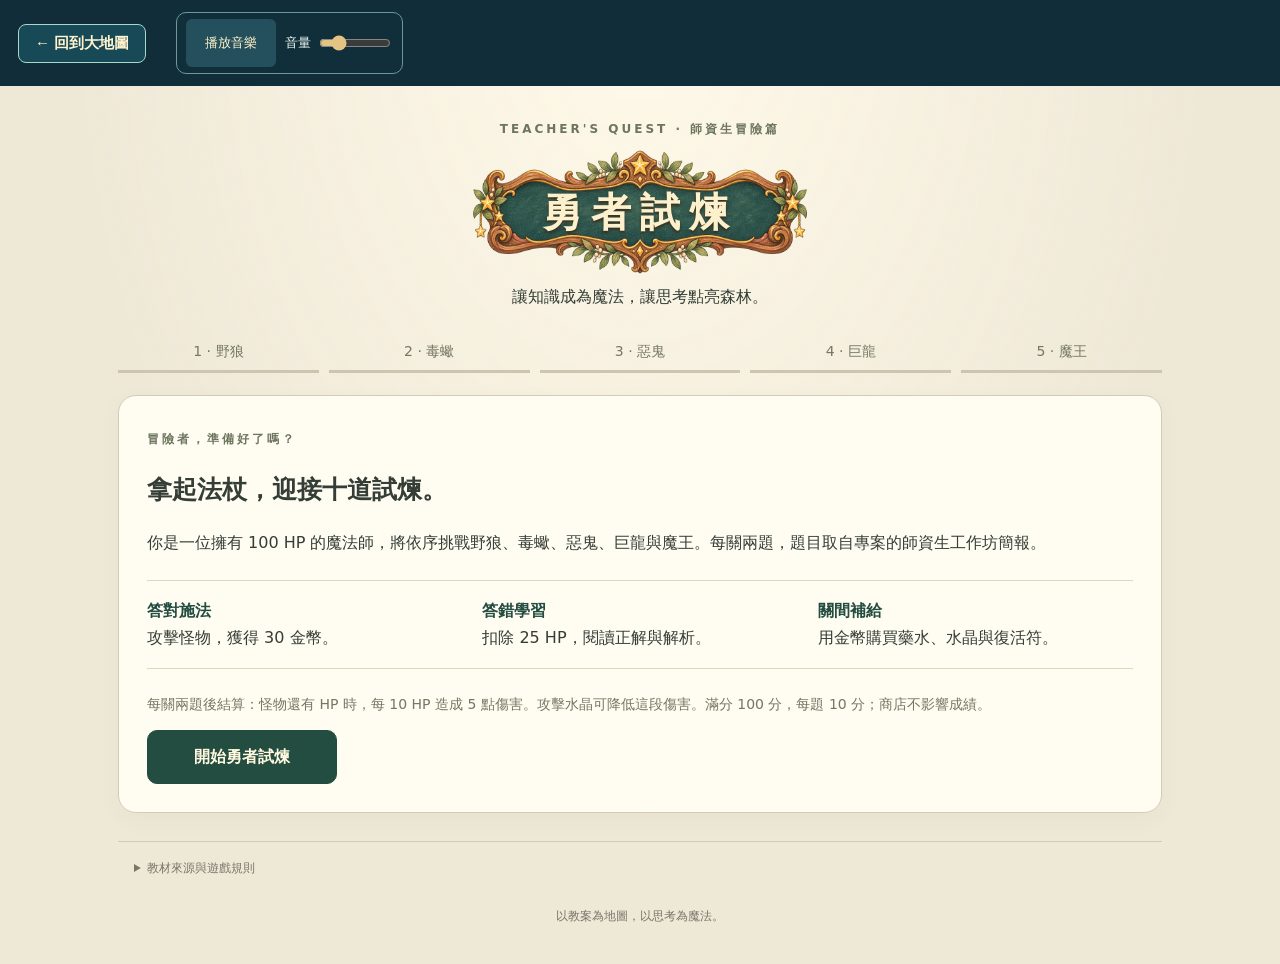
<file: 示範3_打怪RPG/index.html>
<!doctype html>
<html lang="zh-Hant"><head><meta charset="utf-8"><meta name="viewport" content="width=device-width,initial-scale=1"><title>勇者試煉｜師資生的魔法修練</title><link rel="stylesheet" href="style.css"><style>.music-panel{display:inline-flex;align-items:center;gap:9px;padding:6px 9px;border:1px solid #6d9998;border-radius:10px;background:#102f3b;color:#ecf8ef;font:13px 'Microsoft JhengHei',sans-serif}.music-panel button{font:inherit;border:0;border-radius:6px;background:#24505d;color:#fff1c8;padding:7px 10px;min-width:90px;cursor:pointer}.music-panel input{width:72px;accent-color:#e4c482;cursor:pointer}.music-panel label{display:flex;align-items:center;gap:6px}.music-panel button:focus-visible,.music-panel input:focus-visible{outline:3px solid #ffd078;outline-offset:2px}.info{flex-wrap:wrap;justify-content:flex-end;white-space:normal}@media(max-width:700px){.music-panel{font-size:12px}.music-panel input{width:62px}}</style></head>
<body><nav aria-label="冒險地圖導覽" style="position:relative;z-index:10;padding:12px 18px;background:#102d39;display:flex;align-items:center;gap:15px;flex-wrap:wrap"><a id="adventureMapReturn" href="../大冒險地圖/index.html" style="display:inline-block;padding:9px 16px;border:1px solid #a7d8ca;border-radius:8px;background:#174956;color:#fff4cf;text-decoration:none;font:700 15px 'Microsoft JhengHei',sans-serif">← 回到大地圖</a><span id="adventureAward" role="status" style="color:#c1f2d4;font:14px 'Microsoft JhengHei',sans-serif"></span><div class="music-panel" role="group" aria-label="背景音樂控制"><button type="button" id="musicToggle" aria-pressed="false">播放音樂</button><label for="musicVolume">音量 <input id="musicVolume" type="range" min="0" max="100" step="1" value="22" aria-label="背景音樂音量"></label></div></nav><main>
<header><span class="eyebrow">TEACHER'S QUEST · 師資生冒險篇</span><div class="title-sign"><img src="assets/items/title.png" alt="彩鉛奇幻標題牌"><h1>勇者試煉</h1></div><p>讓知識成為魔法，讓思考點亮森林。</p></header>
<nav id="journey" aria-label="五關進度"></nav>
<section id="intro" class="paper"><span class="eyebrow">冒險者，準備好了嗎？</span><h2>拿起法杖，迎接十道試煉。</h2><p>你是一位擁有 100 HP 的魔法師，將依序挑戰野狼、毒蠍、惡鬼、巨龍與魔王。每關兩題，題目取自專案的師資生工作坊簡報。</p><div class="rules"><p><b>答對施法</b><br>攻擊怪物，獲得 30 金幣。</p><p><b>答錯學習</b><br>扣除 25 HP，閱讀正解與解析。</p><p><b>關間補給</b><br>用金幣購買藥水、水晶與復活符。</p></div><p class="muted">每關兩題後結算：怪物還有 HP 時，每 10 HP 造成 5 點傷害。攻擊水晶可降低這段傷害。滿分 100 分，每題 10 分；商店不影響成績。</p><button id="start" class="primary">開始勇者試煉</button></section>
<section id="adventure" hidden><div class="status paper"><div><b>魔法師</b><span id="hpText"></span><div class="bar"><i id="hpBar"></i></div></div><div><span class="muted">冒險錢袋</span><strong id="coins"></strong></div><div><span class="muted">魔法攻擊</span><strong id="attack"></strong></div><div><span class="muted">復活符</span><strong id="revives"></strong></div></div>
<div id="arena" class="arena"><div class="scene-caption"><span id="chapter"></span><h2 id="stageTitle"></h2></div><div class="fighter hero"><img id="heroImg" src="assets/characters/wizard.png" alt="紫帽魔法師"><span>知識魔法師</span></div><span id="spell" aria-hidden="true">✦</span><div class="fighter enemy"><div class="enemy-stat"><b id="enemyName"></b><span id="enemyHp"></span><div class="bar monster"><i id="enemyBar"></i></div></div><img id="enemyImg" alt="本關怪物"></div></div>
<section id="quiz" class="paper"><div class="qmeta"><span id="qNumber"></span><span id="source"></span></div><h2 id="questionTitle"></h2><p id="questionText"></p><div id="options"></div><div id="feedback" role="status" aria-live="polite" hidden></div><button id="next" class="primary" hidden>繼續</button></section>
<section id="shop" class="paper" hidden><span class="eyebrow">THE LITTLE WOODEN SHOP</span><h2>森林補給站</h2><p id="shopMessage"></p><div class="shop-grid"><article><img src="assets/items/potion.png" alt="愛心回血藥水"><h3>回血藥水</h3><p>立即恢復 40 HP，上限 100。</p><button data-buy="potion">20 金幣 · 購買</button></article><article><img src="assets/items/crystal.png" alt="金色攻擊水晶"><h3>攻擊水晶</h3><p>永久提升 10 攻擊，最多兩次。</p><button data-buy="crystal">40 金幣 · 購買</button></article><article><img src="assets/items/revive.png" alt="鳳凰復活符"><h3>復活符</h3><p>HP 歸零時自動消耗，回復 60 HP。</p><button data-buy="revive">50 金幣 · 購買</button></article></div><p id="purchaseMessage" role="status" aria-live="polite"></p><button id="leave" class="primary">前往下一關</button></section></section>
<section id="result" class="paper" hidden></section>
<footer><details><summary>教材來源與遊戲規則</summary><p>題目取自「南大_生成式AI數學教學_師資生工作坊.pptx」，來源頁次於各題及成績頁標示；補充依據為「認識分數」與「公因數與公倍數」及「數量關係」教案。沒有另行補題。部分題幹補上原簡報情境，讓單題可以獨立閱讀。數值為遊戲設計，與教學評量證據分開呈現。</p><p>怪物各 60 HP；基礎攻擊 30。答對才有金幣，答錯不重答。每關固定兩題，答對時怪物 HP 最低保留 1，直到第二題才可擊退；不足傷害在關末結算。第 5 關後仍可到商店整理補給，再查看成績。復活符自動使用。失敗可重新開始，答題紀錄不跨場保存。</p><p>本作品供師資生研習，不將來源的舊課綱代碼宣稱為 108 課綱；課綱辨識題未納入。可修改 questions.js 題庫與 game.js 遊戲數值。</p></details><p>以教案為地圖，以思考為魔法。</p></footer>
</main><script src="questions.js"></script><script src="game.js"></script>
<!-- 大冒險地圖銜接：保留原遊戲程式，通關後另存憑證。 -->
<script>
(()=>{const key='cert_warrior',name='勇者之印',link=document.getElementById('adventureMapReturn');const run=new URLSearchParams(location.search).get('run');let earned=false;try{earned=!!run&&localStorage.getItem(key+'_run')===run&&localStorage.getItem(key)==='true'}catch(e){}function updateLink(){const p=new URLSearchParams();if(run)p.set('run',run);if(earned)p.set(key,'1');link.href='../大冒險地圖/index.html'+(p.size?'?'+p:'');if(earned)document.getElementById('adventureAward').textContent='已取得'+name+' ✓，返回地圖即可查看。'}function award(){earned=true;try{localStorage.setItem(key,'true');if(run)localStorage.setItem(key+'_run',run)}catch(e){}updateLink()}updateLink();const originalFinish=finish;finish=function(won,...args){originalFinish(won,...args);if(won)award()};})();
</script>
<audio id="adventureMusic" src="../大冒險地圖/audio/stellar-journey.wav" loop preload="auto" aria-label="星印航行，原創科技冒險配樂"></audio>
<script>
(()=>{'use strict';const audio=document.getElementById('adventureMusic'),toggle=document.getElementById('musicToggle'),slider=document.getElementById('musicVolume');const query=new URLSearchParams(location.search),storeKey='stellar_music_preferences';let pref={enabled:true,volume:.22,time:0};try{Object.assign(pref,JSON.parse(sessionStorage.getItem(storeKey)||'{}'))}catch(e){}if(query.has('bgmMuted'))pref.enabled=query.get('bgmMuted')!=='1';if(query.has('bgmVolume'))pref.volume=Number(query.get('bgmVolume'));if(query.has('bgmTime'))pref.time=Number(query.get('bgmTime'));pref.volume=Number.isFinite(pref.volume)?Math.max(0,Math.min(1,pref.volume)):.22;pref.time=Number.isFinite(pref.time)?Math.max(0,pref.time):0;audio.volume=pref.volume;slider.value=Math.round(pref.volume*100);let requesting=false;
function save(){if(window.adventureMusicReset)return;try{sessionStorage.setItem(storeKey,JSON.stringify({enabled:pref.enabled,volume:audio.volume,time:audio.currentTime||pref.time}))}catch(e){}}
function update(){toggle.textContent=!pref.enabled?'音樂：關閉':audio.paused?'播放音樂':'音樂：開啟';toggle.setAttribute('aria-pressed',String(pref.enabled&&!audio.paused));slider.setAttribute('aria-valuetext',Math.round(audio.volume*100)+'%')}
async function play(){if(!pref.enabled||document.hidden||requesting)return;requesting=true;try{await audio.play()}catch(e){/* 瀏覽器需使用者點擊後才能播放，保留播放按鈕供操作。 */}finally{requesting=false;update()}}
toggle.addEventListener('click',()=>{if(pref.enabled&&!audio.paused){pref.enabled=false;audio.pause()}else{pref.enabled=true;play()}save();update()});slider.addEventListener('input',()=>{audio.volume=Number(slider.value)/100;save();update();if(pref.enabled&&audio.volume>0)play()});
audio.addEventListener('loadedmetadata',()=>{if(audio.duration>0)audio.currentTime=pref.time%audio.duration;if(!document.getElementById('cover')||document.body.classList.contains('cover-seen'))play()});audio.addEventListener('play',update);audio.addEventListener('pause',update);audio.addEventListener('error',()=>{toggle.textContent='音樂載入失敗';toggle.title='請確認 audio/stellar-journey.wav 與遊戲資料夾一起保留。'});
window.adventureMusicLink=function(href){const u=new URL(href,location.href);u.searchParams.set('bgmMuted',pref.enabled?'0':'1');u.searchParams.set('bgmVolume',audio.volume.toFixed(2));u.searchParams.set('bgmTime',(audio.currentTime||pref.time).toFixed(2));save();return u.href};
document.addEventListener('click',e=>{const back=e.target.closest('#adventureMapReturn');if(back)back.href=window.adventureMusicLink(back.href);if(!e.target.closest('.music-panel'))play()},true);
// 大地圖會先移除憑證查詢字串，原始音樂參數由頁首暫存讀回。
window.addEventListener('pagehide',()=>{if(!window.adventureMusicReset)save();audio.pause()});document.addEventListener('visibilitychange',()=>{if(document.hidden){save();audio.pause()}else if(!document.getElementById('cover')||document.body.classList.contains('cover-seen'))play()});update();
})();
</script></body></html>
</file>
<file: 示範3_打怪RPG/style.css>
:root{--ink:#343d36;--green:#244d41;--gold:#b58a42;--cream:#fbf6e9}*{box-sizing:border-box}body{margin:0;background:#eee8d7;color:var(--ink);font-family:"Microsoft JhengHei",system-ui,sans-serif;line-height:1.7}body:before{content:"";position:fixed;inset:0;background:radial-gradient(ellipse at top,#fff9e9,transparent 65%);pointer-events:none}main{position:relative;max-width:1100px;margin:auto;padding:28px 28px 10px}header{text-align:center}header p{margin:0 0 24px}.eyebrow{font-size:12px;letter-spacing:3px;color:#6d755f;font-weight:700}.title-sign{width:340px;height:128px;margin:7px auto;position:relative;display:grid;place-items:center}.title-sign img{position:absolute;width:100%;height:100%;object-fit:fill}.title-sign h1{position:relative;color:#fcf0cd;font-size:40px;letter-spacing:9px;text-shadow:0 2px 3px #382c18;margin:0}h2{font-size:25px;line-height:1.45}p{white-space:pre-line}button{font:inherit;cursor:pointer;border:1px solid #b7b49b;background:#fffcf2;color:var(--ink);border-radius:10px;padding:12px 20px;min-height:48px;transition:transform .15s,background .15s}button:hover:not(:disabled){transform:translateY(-2px);background:#f3e4be}button:focus-visible,summary:focus-visible{outline:3px solid #9960b7;outline-offset:3px}button:disabled{cursor:default;opacity:.6}.primary{background:var(--green);color:#fff8df;border-color:var(--green);font-weight:bold;min-width:190px}.primary:hover:not(:disabled){background:#386754}.paper{background:rgba(255,252,242,.97);border:1px solid #d3cbb4;border-radius:18px;box-shadow:0 7px 24px #5645280a;padding:28px;margin:20px 0}.rules{display:grid;grid-template-columns:repeat(3,1fr);gap:20px;border-block:1px solid #ded5bf;margin:24px 0}.rules b{color:var(--green)}.muted{color:#747763;font-size:14px}#journey{display:flex;justify-content:center;margin:18px 0 22px;gap:10px}.stop{flex:1;text-align:center;border-bottom:3px solid #cbc5b1;padding:6px 2px;color:#737763;font-size:14px}.stop.active{color:#244d41;border-color:#244d41;font-weight:bold}.stop.done{border-color:#b99750;color:#8e6c2b}.status{display:grid;grid-template-columns:2fr 1fr 1fr 1fr;gap:25px;padding:18px 24px;margin-bottom:14px}.status strong{display:block;font-size:23px;color:var(--green)}#hpText{float:right}.bar{height:9px;background:#dcdcc8;border-radius:10px;overflow:hidden;margin-top:7px}.bar i{display:block;height:100%;background:#648c65;transition:width .4s}.monster i{background:#aa7d83}.arena{height:350px;position:relative;overflow:hidden;border-radius:18px;border:1px solid #a3ab87;background:linear-gradient(#294d3c44,#243b1b11),url('assets/backgrounds/forest.png') center 58%/cover}.scene-caption{position:absolute;left:24px;top:18px;padding:8px 16px;background:#fff9e9e8;border-radius:10px}.scene-caption span{font-size:12px;letter-spacing:2px}.scene-caption h2{font-size:20px;margin:0}.fighter{position:absolute;bottom:12px;width:29%;height:255px;text-align:center}.fighter img{height:90%;width:100%;object-fit:contain;filter:drop-shadow(0 6px 4px #24322130)}.hero{left:12%}.hero span{display:block;background:#fffae4de;border-radius:20px;width:fit-content;margin:-6px auto 0;padding:0 14px;font-size:13px}.enemy{right:9%}.enemy img{height:82%}.enemy-stat{background:#fff9e9e8;padding:5px 15px;border-radius:10px;margin:0 auto;width:90%;font-size:13px}.enemy-stat span{float:right}#spell{position:absolute;left:48%;top:50%;color:#fff7bb;font-size:48px;opacity:0}.casting{animation:cast .6s ease-out}@keyframes cast{0%{opacity:0;transform:translateX(-110px) scale(.3)}50%{opacity:1}100%{opacity:0;transform:translateX(180px) scale(1.6)}}.hurt{animation:hurt .4s}@keyframes hurt{30%{transform:translateX(-10px)}70%{transform:translateX(10px)}}.qmeta{display:flex;justify-content:space-between;color:#7c7969;font-size:13px;gap:12px}#questionTitle{margin:12px 0}#questionText{margin-top:0}#options{display:grid;grid-template-columns:1fr 1fr;gap:12px}#options button{text-align:left;display:flex;gap:12px;align-items:center;padding:15px}#options b{display:grid;place-items:center;min-width:28px;height:28px;border:1px solid #c6bda3;border-radius:50%;font-size:13px}#options button.correct{background:#e4efda;border:2px solid #638253;opacity:1}#options button.wrong{background:#f5e3dc;border:2px solid #b17968;opacity:1}#feedback{padding:16px 20px;border-left:4px solid #b49355;background:#f0ead9;margin:20px 0}#feedback b{display:block;color:var(--green)}.shop-grid{display:grid;grid-template-columns:repeat(3,1fr);gap:18px}.shop-grid article{text-align:center;border:1px solid #dacfba;border-radius:15px;padding:16px;background:#f8f2e4}.shop-grid img{width:100%;height:140px;object-fit:contain}.shop-grid h3{margin:8px 0}.shop-grid p{font-size:14px;min-height:48px}.shop-grid button{padding:10px;font-size:14px;width:100%}#shopMessage{color:var(--green)}#purchaseMessage{min-height:28px;color:#775c2a}.score{font-size:64px;line-height:1.3;color:var(--green);font-weight:800}.result-meta{display:flex;gap:30px;flex-wrap:wrap}.review{border-top:1px solid #ddd3bd;padding:16px 0}.review h3{font-size:16px;margin:0}.review p{font-size:14px;margin:6px 0}footer{text-align:center;color:#787769;font-size:12px;margin:28px 0}details{text-align:left;border-top:1px solid #d2cbb9;padding:16px}summary{cursor:pointer}#result h2{margin-top:5px}[hidden]{display:none!important}@media(max-width:600px){main{padding:18px 14px}.title-sign{width:280px;height:110px}.title-sign h1{font-size:33px}.eyebrow{font-size:10px;letter-spacing:2px}.paper{padding:20px;margin:14px 0}h2{font-size:21px}#journey{gap:5px}.stop{font-size:12px}.rules{gap:12px;font-size:13px}.status{grid-template-columns:repeat(3,1fr);gap:12px;padding:14px}.status>div:first-child{grid-column:1/-1}.status strong{font-size:19px}.arena{height:290px}.fighter{height:185px;width:38%;bottom:15px}.hero{left:4%}.enemy{right:3%}.scene-caption{top:10px;left:10px;padding:6px 12px}.scene-caption h2{font-size:17px}.enemy-stat{width:100%;padding:4px 8px;font-size:11px}#options{grid-template-columns:1fr}#options button{padding:12px}.shop-grid{grid-template-columns:1fr}.shop-grid article{display:grid;grid-template-columns:86px 1fr;gap:3px 12px;text-align:left}.shop-grid img{height:96px;grid-row:1/4}.shop-grid h3{margin:0}.shop-grid p{margin:0;min-height:0}.shop-grid button{grid-column:2}.qmeta{font-size:11px}.score{font-size:54px}}@media(prefers-reduced-motion:reduce){*,*:before,*:after{animation:none!important;transition:none!important}}
.arena.shopping .enemy{visibility:hidden}
</file>
